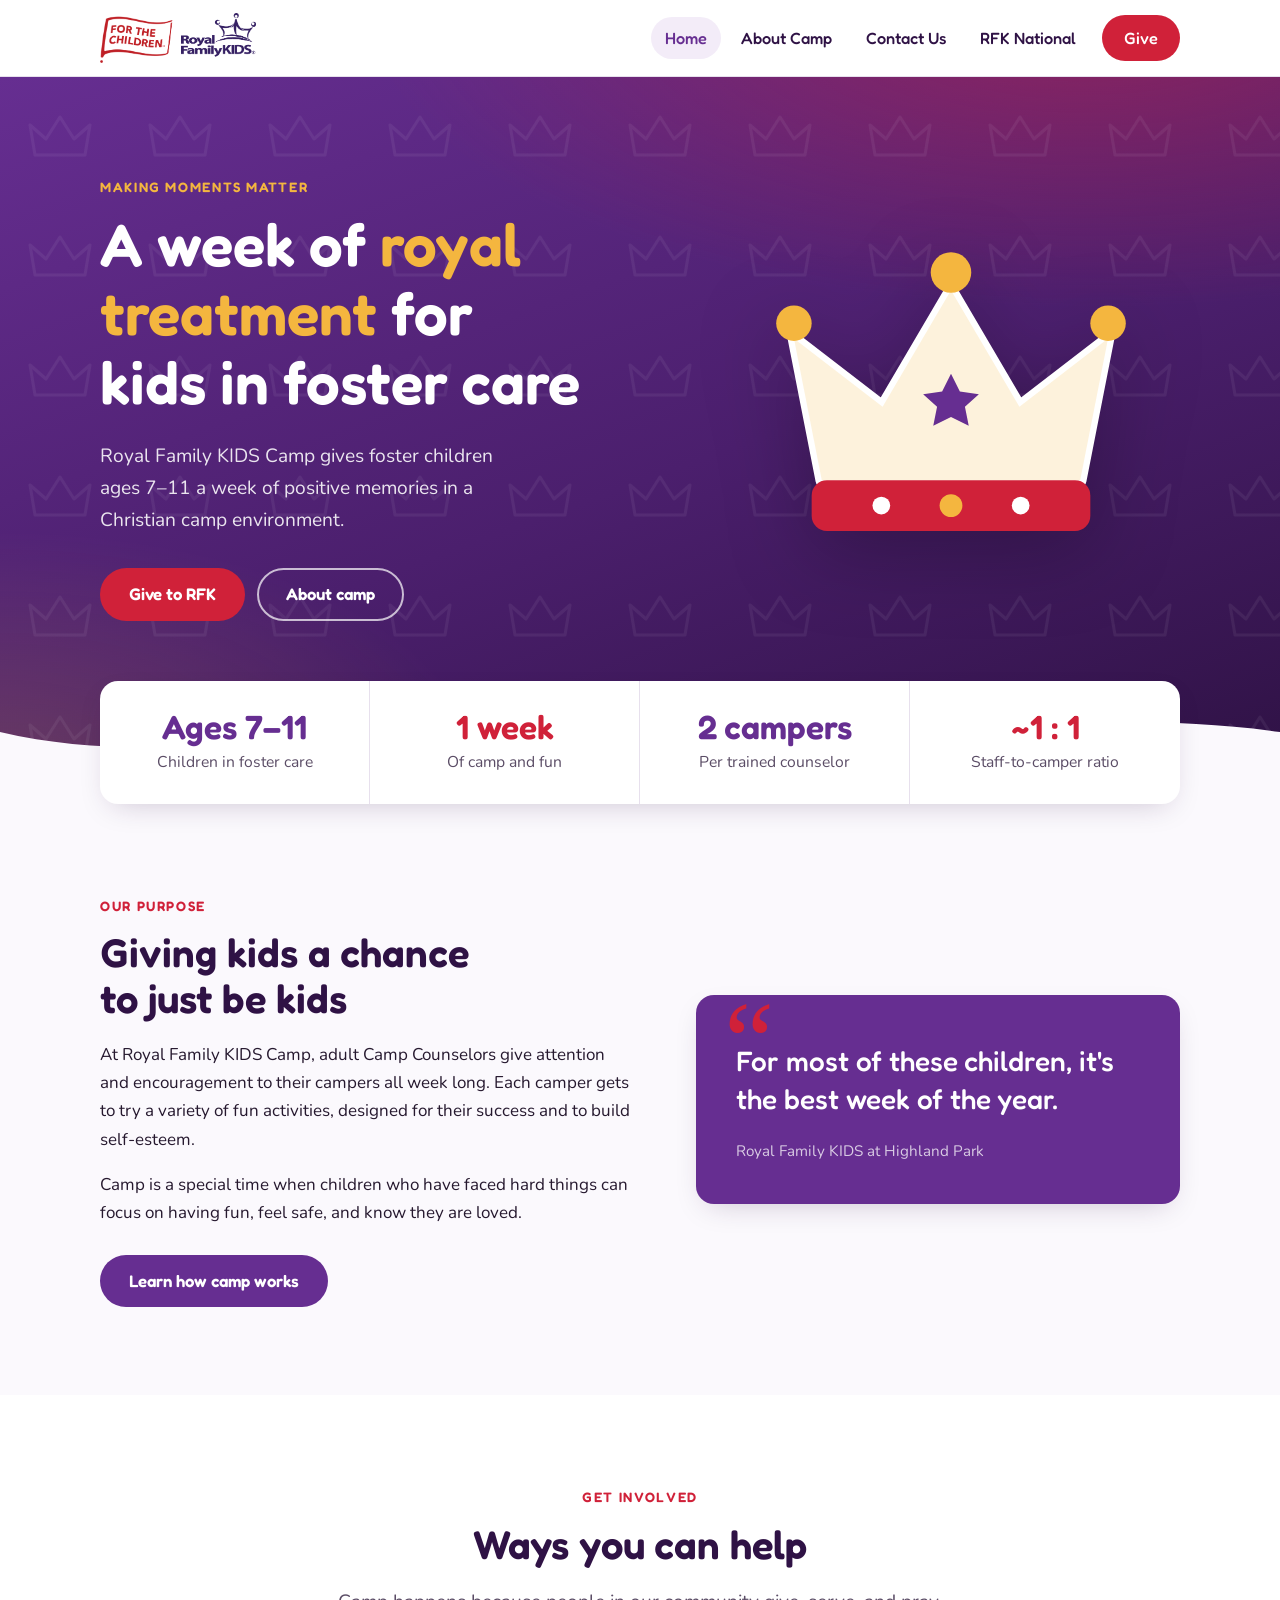
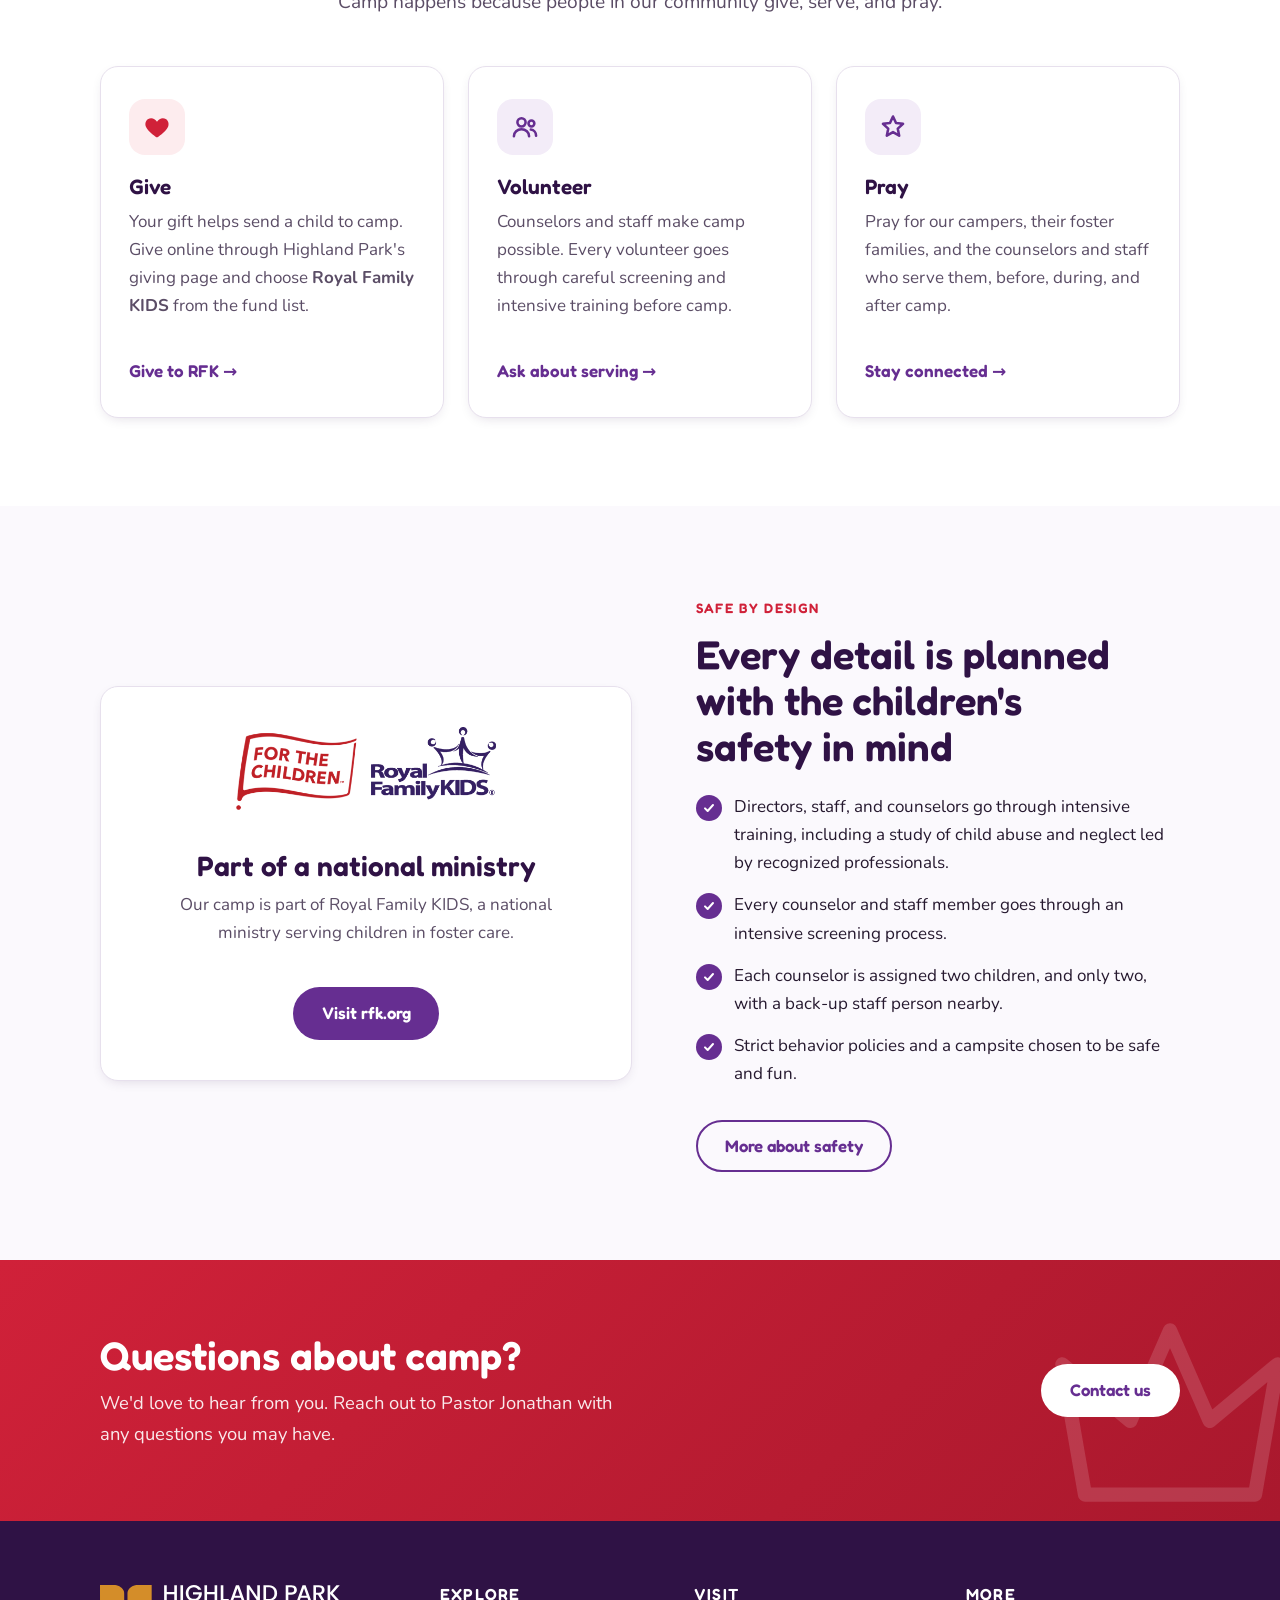
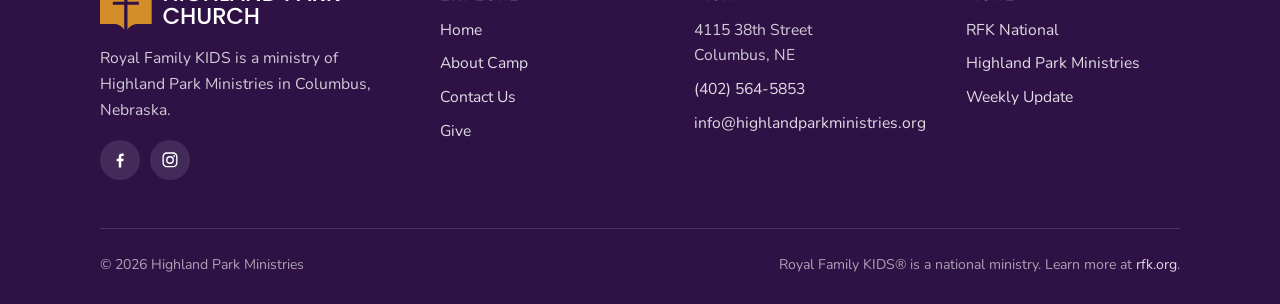
<file: index.html>
<!--
⠀⠀⠀⠀⠀⠀⠀⠀⠀⠀⠀⠀⠀⠀⠀⠀⠀⠀⠀⠀⣤⠀⠀⠀⠀⠀⠀⠀⠀⠀⠀⠀⠀⠀⠀⣤⠀⠀⠀⠀⠀⠀⠀⠀⠀⠀⠀⠀⠀⠀⠀⠀⠀⠀⠀⠀
⠀⠀⠀⠀⠀⠀⠀⠀⠀⠀⠀⠀⠀⠀⠀⠀⠀⠀⣿⠛⠛⠛⣤⠀⠀⠀⠀⠀⠀⠀⠀⠀⠀⣤⣿⠛⠛⣿⠀⠀⠀⠀⠀⠀⠀⠀⠀⠀⠀⠀⠀⠀⠀⠀⠀⠀
⠀⠀⣤⣿⣿⣤⠀⠀⠀⠀⠀⠀⠀⠀⠀⠀⠀⠀⣿⣤⠀⣤⣿⠀⠀⠀⠀⠀⠀⠀⠀⠀⠀⣿⣤⠀⠀⣿⣿⠀⠀⠀⠀⠀⠀⠀⠀⠀⠀⠀⣤⣿⣿⣿⣤⠀
⠀⣿⠀⠀⠀⣿⠀⠀⠀⠀⠀⠀⠀⠀⠀⠀⠀⠀⠀⠛⣿⣿⠀⠀⠀⠀⠀⠀⠀⠀⠀⠀⠀⠀⣿⣿⠛⠀⠀⠀⠀⠀⠀⠀⠀⠀⠀⠀⠀⠀⣿⠀⠀⠀⣿⠀
⠀⠛⣿⣤⣿⣿⣤⠀⠀⠀⠀⠀⠀⠀⠀⠀⠀⠀⠀⣤⣿⠛⣿⠀⠀⠀⠀⠀⠀⠀⠀⠀⠀⣿⠛⠛⣤⠀⠀⠀⠀⠀⠀⠀⠀⠀⠀⠀⠀⠀⣿⣿⣤⣿⠛⠀
⠀⠀⠀⠀⠀⣿⠛⠛⣤⠀⠀⠀⠀⠀⠀⠀⠀⠀⠀⣿⠀⠀⠀⣿⣤⠀⠀⠀⠀⠀⠀⣤⣿⠀⠀⠀⣿⠀⠀⠀⠀⠀⠀⠀⠀⠀⠀⣤⣿⠛⣿⠀⠀⠀⠀⠀
⠀⠀⠀⠀⠀⣿⣤⠀⠀⠛⣿⣤⠀⠀⠀⠀⠀⠀⣿⠛⠀⠀⠀⠀⠛⣿⠀⠀⠀⠀⣤⠛⠀⠀⠀⠀⠛⣿⠀⠀⠀⠀⠀⠀⣤⣿⠛⠀⠀⠀⣿⠀⠀⠀⠀⠀
⠀⠀⠀⠀⠀⠀⣿⠀⠀⠀⠀⠛⠛⣤⣤⣤⣤⣤⠛⠀⠀⠀⠀⠀⠀⠀⠛⣤⣤⠛⠛⠀⠀⠀⠀⠀⠀⠛⣤⣤⣤⣤⣤⠛⠛⠀⠀⠀⠀⣿⠀⠀⠀⠀⠀⠀
⠀⠀⠀⠀⠀⠀⣿⣤⠀⠀⠀⠀⠀⠀⠀⠀⠀⠀⠀⠀⠀⠀⠀⠀⠀⠀⠀⠀⠀⠀⠀⠀⠀⠀⠀⠀⠀⠀⠀⠀⠀⠀⠀⠀   ⠀⠀⠀⠀⠀⣿⠀⠀⠀⠀⠀⠀
⠀⠀⠀⠀⠀⠀⠛⣿⠀⠀⠀⠀⠀⠀⠀⠀⠀⠀⠀⠀⠀⠀⠀⠀⠀⠀⠀⠀⠀⠀⠀⠀⠀⠀⠀⠀  ⠀⠀⠀⠀⠀⠀⠀⠀⠀⠀⠀⠀⣿⠛⠀⠀⠀⠀⠀⠀
⠀⠀⠀⠀⠀⠀⠀⣿⠀⠀⠀⠀⠀⠀⠀⠀⠀⠀⠀⠀⠀⠀⠀⠀⠀⠀⠀⠀⠀⠀⠀⠀⠀⠀⠀⠀⠀⠀⠀⠀⠀ ⠀⠀⠀⠀ ⠀⠀⠀⣿⠀⠀⠀⠀⠀⠀⠀
⠀⠀⠀⠀⠀⠀⠀⠀⣿⣤⠀⠀⠀⠀⠀⠀⠀⠀⠀⠀⠀⠀⠀⠀⠀⠀⠀⠀⠀⠀⠀⠀⠀⠀⠀⠀⠀⠀ ⠀⠀⠀⠀⠀⠀⠀⠀⣤⣿⠛⠀⠀⠀⠀⠀⠀⠀
⠀⠀⠀⠀⠀⠀⠀⠀⣤⣤⠛⠛⠛⠛⣿⣤⣤⣤⣤⣤⣤⣤⣤⣤⣤⣤⠀⠀⠀⠀⠀⣤⣤⣤⣤⣤⣤⣤⣤⣤⣤⣤⣿⠛⠛⣿⣿⣿⠛⠀⠀⠀⠀⠀⠀⠀
⠀⠀⠀⠀⠀⠀⠀⠀⣿⠛⠛⠛⠛⣿⣤⣤⣤⣤⣤⣤⣤⣤⣿⣿⣿⣿⣿⣿⣿⣿⣿⣿⣿⣿⣤⣤⣤⣤⣤⣤⣤⣤⣿⠛⠛⠛⠛⣿⣿⠀⠀⠀⠀⠀⠀⠀
⠀⠀⠀⠀⠀⠀⠀⠀⣿⣤⠛⣿⣤⠀⠀⣤⣤⠀⠀⠀⠀⠀⠀⠀⠀⠀⠀⣿⣤⠀⠀⠀⠀⠀⠀⠀⠀⠀⣤⣤⠀⠀    ⠀⣿⠛⣿⣿⣿⠀⠀⠀⠀⠀⠀⠀
⠀⠀⠀⠀⠀⠀⠀⠀⣿⠛⣤⣿⠛⠀⣿⠀⠀⣿⠀⣤⠛⠛⣿⠀⠀⣤⠛⠀⠀⠛⣤⠀⠀⣿⠛⠛⣿⠀⣿⣤⠀⣿⠀⠀⣿⣤⠛⣿⣿⠀⠀⠀⠀⠀⠀⠀
⠀⠀⠀⠀⠀⠀⠀⠀⣿⣤⣤⠀⠀⠀⠛⠛⠛⠀⠀⠛⣿⣤⠛⠀⠀⠛⣤⣤⣤⣤⠛⠀⠀⠛⣿⣿⠛⠀⠀⠛⠛⠛⠀⠀⠀⣤⣤⣿⠛⠀⠀⠀⠀⠀⠀⠀
⠀⠀⠀⠀⠀⠀⠀⠀⣿⣤⣤⠛⠛⠛⠛⠛⣿⣿⣤⣤⣤⣤⣤⣤⣤⣤⣤⣿⣿⣤⣤⣤⣤⣤⣤⣤⣤⣤⣤⣿⠛⠛⠛⠛⠛⣤⣤⣿⠀⠀⠀⠀⠀⠀⠀⠀
⠀⠀⠀⠀⠀⠀⠀⠀⠀⠀⠛⠛⠛⠛⠛⠛⣿⣤⣤⣤⣤⣤⣤⣤⣤⣤⣤⣤⣤⣤⣤⣤⣤⣤⣤⣤⣤⣤⣤⣤⠛⠛⠛⠛⠛⠛⠀⠀⠀⠀⠀⠀⠀⠀⠀⠀

       Royal Family KIDS
-->
<!DOCTYPE html>
<html lang="en">
<head>
  <meta charset="UTF-8">
  <meta name="viewport" content="width=device-width, initial-scale=1.0">
  <title>Royal Family KIDS | Highland Park Ministries</title>
  <meta name="description" content="Royal Family KIDS Camp at Highland Park Ministries in Columbus, Nebraska gives foster children ages 7–11 a week of positive memories and royal treatment in a Christian camp environment.">
  <meta name="theme-color" content="#662e91">
  <link rel="icon" href="images/favicon.svg" type="image/svg+xml">
  <link rel="preconnect" href="https://fonts.googleapis.com">
  <link rel="preconnect" href="https://fonts.gstatic.com" crossorigin>
  <link href="https://fonts.googleapis.com/css2?family=Fredoka:wght@500;600&family=Nunito:wght@400;700&display=swap" rel="stylesheet">
  <link rel="stylesheet" href="style.css">
</head>
<body>
  <a class="skip-link" href="#main">Skip to content</a>

  <header class="site-header">
    <div class="container header-inner">
      <a class="brand" href="index.html" aria-label="Royal Family KIDS home">
        <img src="images/rfk-logo.png" alt="For the Children — Royal Family KIDS" width="495" height="159">
      </a>
      <button class="nav-toggle" type="button" aria-expanded="false" aria-controls="site-nav" aria-label="Menu">
        <svg viewBox="0 0 24 24" fill="none" stroke="currentColor" stroke-width="2.5" stroke-linecap="round"><path d="M4 7h16M4 12h16M4 17h16"/></svg>
      </button>
      <nav class="site-nav" id="site-nav" aria-label="Main">
        <ul>
          <li><a href="index.html" aria-current="page">Home</a></li>
          <li><a href="about.html">About Camp</a></li>
          <li><a href="contact.html">Contact Us</a></li>
          <li><a href="https://rfk.org/">RFK National</a></li>
          <li class="nav-give"><a href="give.html">Give</a></li>
        </ul>
      </nav>
    </div>
  </header>

  <main id="main">
    <!-- Hero -->
    <section class="hero">
      <div class="container hero-inner">
        <div>
          <span class="eyebrow">Making moments matter</span>
          <h1>A week of <span class="accent">royal treatment</span> for kids in foster care</h1>
          <p class="lead">Royal Family KIDS Camp gives foster children ages 7–11 a week of positive memories in a Christian camp environment.</p>
          <div class="btn-row">
            <a class="btn btn-red" href="give.html">Give to RFK</a>
            <a class="btn btn-outline-white" href="about.html">About camp</a>
          </div>
        </div>
        <div class="hero-art" aria-hidden="true">
          <svg viewBox="0 0 300 260" fill="none">
            <path d="M48 196 L26 84 L96 138 L150 46 L204 138 L274 84 L252 196 Z" fill="#ffffff" stroke="#ffffff" stroke-width="10" stroke-linejoin="round"/>
            <path d="M48 196 L26 84 L96 138 L150 46 L204 138 L274 84 L252 196 Z" fill="#f4b63f" opacity="0.18"/>
            <circle cx="26" cy="72" r="14" fill="#f4b63f"/>
            <circle cx="150" cy="32" r="16" fill="#f4b63f"/>
            <circle cx="274" cy="72" r="14" fill="#f4b63f"/>
            <rect x="40" y="196" width="220" height="40" rx="12" fill="#d02139"/>
            <circle cx="95" cy="216" r="7" fill="#ffffff"/>
            <circle cx="150" cy="216" r="9" fill="#f4b63f"/>
            <circle cx="205" cy="216" r="7" fill="#ffffff"/>
            <path d="M150 112 l7 14 15 2 -11 10 3 15 -14 -7 -14 7 3 -15 -11 -10 15 -2z" fill="#662e91"/>
          </svg>
        </div>
      </div>
      <div class="wave" aria-hidden="true">
        <svg viewBox="0 0 1440 80" preserveAspectRatio="none"><path d="M0 40 C 240 90 480 0 720 30 C 960 60 1200 10 1440 40 L1440 80 L0 80 Z" fill="#fbf9fd"/></svg>
      </div>
    </section>

    <!-- Quick facts -->
    <section class="facts" aria-label="Camp at a glance">
      <div class="container">
        <div class="facts-grid">
          <div class="fact"><strong>Ages 7–11</strong><span>Children in foster care</span></div>
          <div class="fact"><strong>1 week</strong><span>Of camp and fun</span></div>
          <div class="fact"><strong>2 campers</strong><span>Per trained counselor</span></div>
          <div class="fact"><strong>~1 : 1</strong><span>Staff-to-camper ratio</span></div>
        </div>
      </div>
    </section>

    <!-- Intro -->
    <section class="section">
      <div class="container split">
        <div>
          <span class="eyebrow">Our purpose</span>
          <h2>Giving kids a chance to just be kids</h2>
          <p>At Royal Family KIDS Camp, adult Camp Counselors give attention and encouragement to their campers all week long. Each camper gets to try a variety of fun activities, designed for their success and to build self-esteem.</p>
          <p>Camp is a special time when children who have faced hard things can focus on having fun, feel safe, and know they are loved.</p>
          <div class="btn-row spaced">
            <a class="btn btn-purple" href="about.html">Learn how camp works</a>
          </div>
        </div>
        <figure class="quote-card">
          <blockquote>For most of these children, it's the best week of the year.</blockquote>
          <cite>Royal Family KIDS at Highland Park</cite>
        </figure>
      </div>
    </section>

    <!-- Ways to help -->
    <section class="section section-white">
      <div class="container">
        <div class="section-head center">
          <span class="eyebrow">Get involved</span>
          <h2>Ways you can help</h2>
          <p class="lead">Camp happens because people in our community give, serve, and pray.</p>
        </div>
        <div class="card-grid">
          <article class="card">
            <div class="icon-badge red" aria-hidden="true">
              <svg viewBox="0 0 24 24" fill="currentColor"><path d="M12 21s-7.5-4.6-9.5-9.3C1.1 8.3 3.2 4.5 7 4.5c2.1 0 3.6 1.2 5 3 1.4-1.8 2.9-3 5-3 3.8 0 5.9 3.8 4.5 7.2C19.5 16.4 12 21 12 21z"/></svg>
            </div>
            <h3>Give</h3>
            <p>Your gift helps send a child to camp. Give online through Highland Park's giving page and choose <strong>Royal Family KIDS</strong> from the fund list.</p>
            <a class="card-link" href="give.html">Give to RFK &rarr;</a>
          </article>
          <article class="card">
            <div class="icon-badge" aria-hidden="true">
              <svg viewBox="0 0 24 24" fill="none" stroke="currentColor" stroke-width="2.2" stroke-linecap="round" stroke-linejoin="round"><circle cx="9" cy="8" r="3.5"/><path d="M2.5 20c0-3.6 2.9-6 6.5-6s6.5 2.4 6.5 6"/><circle cx="17.5" cy="9" r="2.5"/><path d="M17 14.2c2.6.3 4.5 2.4 4.5 5.3"/></svg>
            </div>
            <h3>Volunteer</h3>
            <p>Counselors and staff make camp possible. Every volunteer goes through careful screening and intensive training before camp.</p>
            <a class="card-link" href="contact.html">Ask about serving &rarr;</a>
          </article>
          <article class="card">
            <div class="icon-badge" aria-hidden="true">
              <svg viewBox="0 0 24 24" fill="none" stroke="currentColor" stroke-width="2.2" stroke-linecap="round" stroke-linejoin="round"><path d="M12 3l2.6 5.6 6 .7-4.5 4.1 1.2 6L12 16.4 6.7 19.4l1.2-6L3.4 9.3l6-.7z"/></svg>
            </div>
            <h3>Pray</h3>
            <p>Pray for our campers, their foster families, and the counselors and staff who serve them, before, during, and after camp.</p>
            <a class="card-link" href="contact.html">Stay connected &rarr;</a>
          </article>
        </div>
      </div>
    </section>

    <!-- Safety teaser -->
    <section class="section">
      <div class="container split reverse">
        <div>
          <span class="eyebrow">Safe by design</span>
          <h2>Every detail is planned with the children's safety in mind</h2>
          <ul class="checklist">
            <li>Directors, staff, and counselors go through intensive training, including a study of child abuse and neglect led by recognized professionals.</li>
            <li>Every counselor and staff member goes through an intensive screening process.</li>
            <li>Each counselor is assigned two children, and only two, with a back-up staff person nearby.</li>
            <li>Strict behavior policies and a campsite chosen to be safe and fun.</li>
          </ul>
          <a class="btn btn-outline" href="about.html#safety">More about safety</a>
        </div>
        <div class="feature-band stacked">
          <img src="images/rfk-logo.png" alt="" width="495" height="159">
          <div>
            <h2>Part of a national ministry</h2>
            <p>Our camp is part of Royal Family KIDS, a national ministry serving children in foster care.</p>
          </div>
          <a class="btn btn-purple" href="https://rfk.org/">Visit rfk.org</a>
        </div>
      </div>
    </section>

    <!-- CTA -->
    <section class="cta-band">
      <div class="container cta-inner">
        <div>
          <h2>Questions about camp?</h2>
          <p>We'd love to hear from you. Reach out to Pastor Jonathan with any questions you may have.</p>
        </div>
        <a class="btn btn-white" href="contact.html">Contact us</a>
      </div>
    </section>
  </main>

  <footer class="site-footer">
    <div class="container">
      <div class="footer-grid">
        <div class="footer-brand">
          <img src="images/hpc-logo-white.svg" alt="Highland Park Ministries" width="240" height="45">
          <p>Royal Family KIDS is a ministry of Highland Park Ministries in Columbus, Nebraska.</p>
          <div class="socials">
            <a href="https://www.facebook.com/hpchurchne" aria-label="Highland Park on Facebook">
              <svg viewBox="0 0 24 24"><path d="M13.5 21v-7.5h2.5l.4-3h-2.9V8.6c0-.9.3-1.5 1.5-1.5h1.5V4.4c-.3 0-1.2-.1-2.2-.1-2.2 0-3.8 1.4-3.8 3.9v2.3H8v3h2.5V21h3z"/></svg>
            </a>
            <a href="https://www.instagram.com/hpchurchne/" aria-label="Highland Park on Instagram">
              <svg viewBox="0 0 24 24"><path d="M12 7.3a4.7 4.7 0 1 0 0 9.4 4.7 4.7 0 0 0 0-9.4zm0 7.7a3 3 0 1 1 0-6 3 3 0 0 1 0 6zm6-7.9a1.1 1.1 0 1 1-2.2 0 1.1 1.1 0 0 1 2.2 0zM21 8.1c-.1-1.5-.4-2.8-1.5-3.9S17.1 2.8 15.6 2.7C14.1 2.6 9.9 2.6 8.4 2.7 6.9 2.8 5.6 3.1 4.5 4.2S3.1 6.6 3 8.1c-.1 1.5-.1 5.7 0 7.2.1 1.5.4 2.8 1.5 3.9s2.4 1.4 3.9 1.5c1.5.1 5.7.1 7.2 0 1.5-.1 2.8-.4 3.9-1.5s1.4-2.4 1.5-3.9c.1-1.5.1-5.7 0-7.2zm-2 9.1c-.3.8-.9 1.4-1.7 1.7-1.2.5-4 .4-5.3.4s-4.1.1-5.3-.4c-.8-.3-1.4-.9-1.7-1.7-.5-1.2-.4-4-.4-5.3s-.1-4.1.4-5.3c.3-.8.9-1.4 1.7-1.7 1.2-.5 4-.4 5.3-.4s4.1-.1 5.3.4c.8.3 1.4.9 1.7 1.7.5 1.2.4 4 .4 5.3s.1 4.1-.4 5.3z"/></svg>
            </a>
          </div>
        </div>
        <div>
          <h4>Explore</h4>
          <ul>
            <li><a href="index.html">Home</a></li>
            <li><a href="about.html">About Camp</a></li>
            <li><a href="contact.html">Contact Us</a></li>
            <li><a href="give.html">Give</a></li>
          </ul>
        </div>
        <div>
          <h4>Visit</h4>
          <ul>
            <li>4115 38th Street<br>Columbus, NE</li>
            <li><a href="tel:+14025645853">(402) 564-5853</a></li>
            <li><a href="mailto:info@highlandparkministries.org">info@highlandparkministries.org</a></li>
          </ul>
        </div>
        <div>
          <h4>More</h4>
          <ul>
            <li><a href="https://rfk.org/">RFK National</a></li>
            <li><a href="https://highlandparkministries.org/">Highland Park Ministries</a></li>
            <li><a href="https://hpchurchne.churchcenter.com/pages/weekly-update">Weekly Update</a></li>
          </ul>
        </div>
      </div>
      <div class="footer-bottom">
        <span>&copy; <span id="year">2026</span> Highland Park Ministries</span>
        <span>Royal Family KIDS&reg; is a national ministry. Learn more at <a href="https://rfk.org/">rfk.org</a>.</span>
      </div>
    </div>
  </footer>

  <script src="script.js"></script>
</body>
</html>
</file>
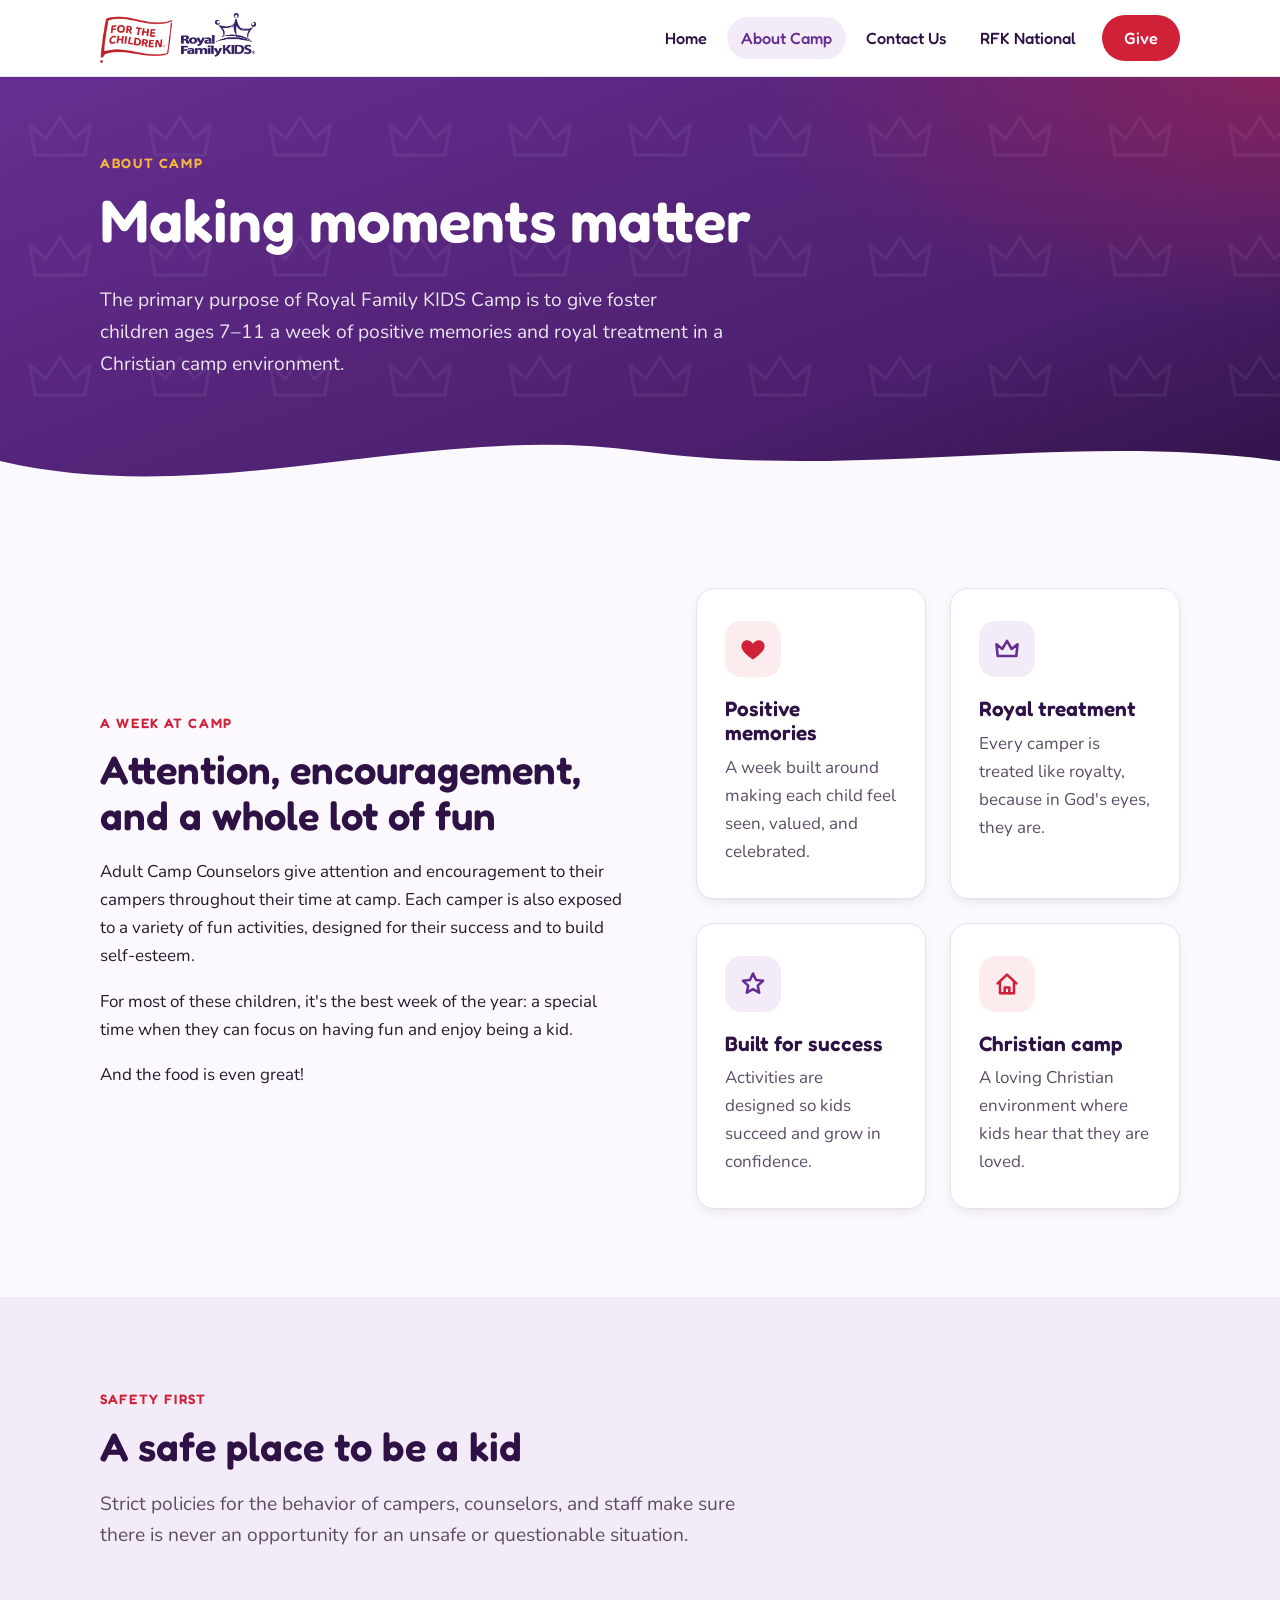
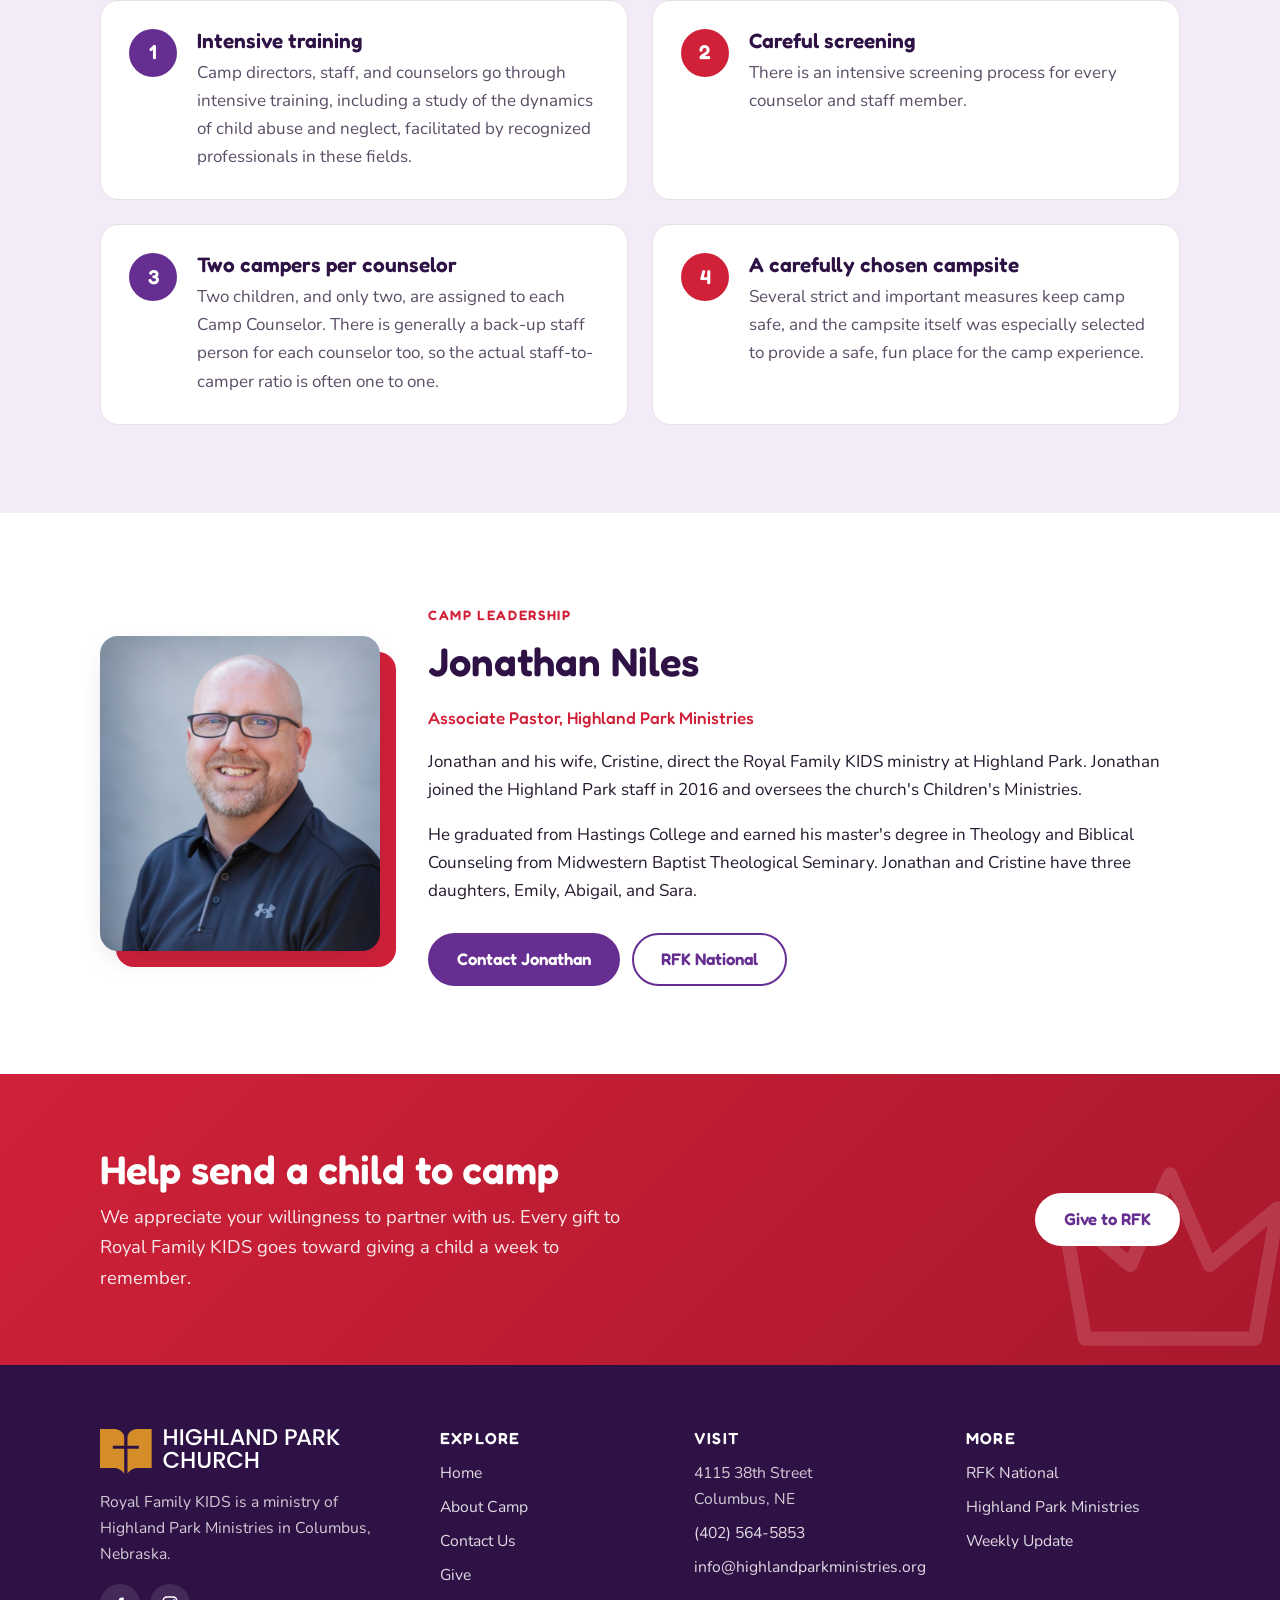
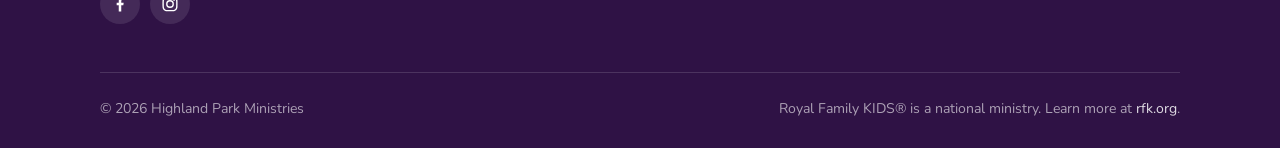
<file: about.html>
<!--
⠀⠀⠀⠀⠀⠀⠀⠀⠀⠀⠀⠀⠀⠀⠀⠀⠀⠀⠀⠀⣤⠀⠀⠀⠀⠀⠀⠀⠀⠀⠀⠀⠀⠀⠀⣤⠀⠀⠀⠀⠀⠀⠀⠀⠀⠀⠀⠀⠀⠀⠀⠀⠀⠀⠀⠀
⠀⠀⠀⠀⠀⠀⠀⠀⠀⠀⠀⠀⠀⠀⠀⠀⠀⠀⣿⠛⠛⠛⣤⠀⠀⠀⠀⠀⠀⠀⠀⠀⠀⣤⣿⠛⠛⣿⠀⠀⠀⠀⠀⠀⠀⠀⠀⠀⠀⠀⠀⠀⠀⠀⠀⠀
⠀⠀⣤⣿⣿⣤⠀⠀⠀⠀⠀⠀⠀⠀⠀⠀⠀⠀⣿⣤⠀⣤⣿⠀⠀⠀⠀⠀⠀⠀⠀⠀⠀⣿⣤⠀⠀⣿⣿⠀⠀⠀⠀⠀⠀⠀⠀⠀⠀⠀⣤⣿⣿⣿⣤⠀
⠀⣿⠀⠀⠀⣿⠀⠀⠀⠀⠀⠀⠀⠀⠀⠀⠀⠀⠀⠛⣿⣿⠀⠀⠀⠀⠀⠀⠀⠀⠀⠀⠀⠀⣿⣿⠛⠀⠀⠀⠀⠀⠀⠀⠀⠀⠀⠀⠀⠀⣿⠀⠀⠀⣿⠀
⠀⠛⣿⣤⣿⣿⣤⠀⠀⠀⠀⠀⠀⠀⠀⠀⠀⠀⠀⣤⣿⠛⣿⠀⠀⠀⠀⠀⠀⠀⠀⠀⠀⣿⠛⠛⣤⠀⠀⠀⠀⠀⠀⠀⠀⠀⠀⠀⠀⠀⣿⣿⣤⣿⠛⠀
⠀⠀⠀⠀⠀⣿⠛⠛⣤⠀⠀⠀⠀⠀⠀⠀⠀⠀⠀⣿⠀⠀⠀⣿⣤⠀⠀⠀⠀⠀⠀⣤⣿⠀⠀⠀⣿⠀⠀⠀⠀⠀⠀⠀⠀⠀⠀⣤⣿⠛⣿⠀⠀⠀⠀⠀
⠀⠀⠀⠀⠀⣿⣤⠀⠀⠛⣿⣤⠀⠀⠀⠀⠀⠀⣿⠛⠀⠀⠀⠀⠛⣿⠀⠀⠀⠀⣤⠛⠀⠀⠀⠀⠛⣿⠀⠀⠀⠀⠀⠀⣤⣿⠛⠀⠀⠀⣿⠀⠀⠀⠀⠀
⠀⠀⠀⠀⠀⠀⣿⠀⠀⠀⠀⠛⠛⣤⣤⣤⣤⣤⠛⠀⠀⠀⠀⠀⠀⠀⠛⣤⣤⠛⠛⠀⠀⠀⠀⠀⠀⠛⣤⣤⣤⣤⣤⠛⠛⠀⠀⠀⠀⣿⠀⠀⠀⠀⠀⠀
⠀⠀⠀⠀⠀⠀⣿⣤⠀⠀⠀⠀⠀⠀⠀⠀⠀⠀⠀⠀⠀⠀⠀⠀⠀⠀⠀⠀⠀⠀⠀⠀⠀⠀⠀⠀⠀⠀⠀⠀⠀⠀⠀⠀   ⠀⠀⠀⠀⠀⣿⠀⠀⠀⠀⠀⠀
⠀⠀⠀⠀⠀⠀⠛⣿⠀⠀⠀⠀⠀⠀⠀⠀⠀⠀⠀⠀⠀⠀⠀⠀⠀⠀⠀⠀⠀⠀⠀⠀⠀⠀⠀⠀  ⠀⠀⠀⠀⠀⠀⠀⠀⠀⠀⠀⠀⣿⠛⠀⠀⠀⠀⠀⠀
⠀⠀⠀⠀⠀⠀⠀⣿⠀⠀⠀⠀⠀⠀⠀⠀⠀⠀⠀⠀⠀⠀⠀⠀⠀⠀⠀⠀⠀⠀⠀⠀⠀⠀⠀⠀⠀⠀⠀⠀⠀ ⠀⠀⠀⠀ ⠀⠀⠀⣿⠀⠀⠀⠀⠀⠀⠀
⠀⠀⠀⠀⠀⠀⠀⠀⣿⣤⠀⠀⠀⠀⠀⠀⠀⠀⠀⠀⠀⠀⠀⠀⠀⠀⠀⠀⠀⠀⠀⠀⠀⠀⠀⠀⠀⠀ ⠀⠀⠀⠀⠀⠀⠀⠀⣤⣿⠛⠀⠀⠀⠀⠀⠀⠀
⠀⠀⠀⠀⠀⠀⠀⠀⣤⣤⠛⠛⠛⠛⣿⣤⣤⣤⣤⣤⣤⣤⣤⣤⣤⣤⠀⠀⠀⠀⠀⣤⣤⣤⣤⣤⣤⣤⣤⣤⣤⣤⣿⠛⠛⣿⣿⣿⠛⠀⠀⠀⠀⠀⠀⠀
⠀⠀⠀⠀⠀⠀⠀⠀⣿⠛⠛⠛⠛⣿⣤⣤⣤⣤⣤⣤⣤⣤⣿⣿⣿⣿⣿⣿⣿⣿⣿⣿⣿⣿⣤⣤⣤⣤⣤⣤⣤⣤⣿⠛⠛⠛⠛⣿⣿⠀⠀⠀⠀⠀⠀⠀
⠀⠀⠀⠀⠀⠀⠀⠀⣿⣤⠛⣿⣤⠀⠀⣤⣤⠀⠀⠀⠀⠀⠀⠀⠀⠀⠀⣿⣤⠀⠀⠀⠀⠀⠀⠀⠀⠀⣤⣤⠀⠀    ⠀⣿⠛⣿⣿⣿⠀⠀⠀⠀⠀⠀⠀
⠀⠀⠀⠀⠀⠀⠀⠀⣿⠛⣤⣿⠛⠀⣿⠀⠀⣿⠀⣤⠛⠛⣿⠀⠀⣤⠛⠀⠀⠛⣤⠀⠀⣿⠛⠛⣿⠀⣿⣤⠀⣿⠀⠀⣿⣤⠛⣿⣿⠀⠀⠀⠀⠀⠀⠀
⠀⠀⠀⠀⠀⠀⠀⠀⣿⣤⣤⠀⠀⠀⠛⠛⠛⠀⠀⠛⣿⣤⠛⠀⠀⠛⣤⣤⣤⣤⠛⠀⠀⠛⣿⣿⠛⠀⠀⠛⠛⠛⠀⠀⠀⣤⣤⣿⠛⠀⠀⠀⠀⠀⠀⠀
⠀⠀⠀⠀⠀⠀⠀⠀⣿⣤⣤⠛⠛⠛⠛⠛⣿⣿⣤⣤⣤⣤⣤⣤⣤⣤⣤⣿⣿⣤⣤⣤⣤⣤⣤⣤⣤⣤⣤⣿⠛⠛⠛⠛⠛⣤⣤⣿⠀⠀⠀⠀⠀⠀⠀⠀
⠀⠀⠀⠀⠀⠀⠀⠀⠀⠀⠛⠛⠛⠛⠛⠛⣿⣤⣤⣤⣤⣤⣤⣤⣤⣤⣤⣤⣤⣤⣤⣤⣤⣤⣤⣤⣤⣤⣤⣤⠛⠛⠛⠛⠛⠛⠀⠀⠀⠀⠀⠀⠀⠀⠀⠀

       Royal Family KIDS
-->
<!DOCTYPE html>
<html lang="en">
<head>
  <meta charset="UTF-8">
  <meta name="viewport" content="width=device-width, initial-scale=1.0">
  <title>About Camp | Royal Family KIDS</title>
  <meta name="description" content="How Royal Family KIDS Camp at Highland Park Ministries gives foster children ages 7–11 a safe, joyful week of camp, plus our training, screening, and safety practices.">
  <meta name="theme-color" content="#662e91">
  <link rel="icon" href="images/favicon.svg" type="image/svg+xml">
  <link rel="preconnect" href="https://fonts.googleapis.com">
  <link rel="preconnect" href="https://fonts.gstatic.com" crossorigin>
  <link href="https://fonts.googleapis.com/css2?family=Fredoka:wght@500;600&family=Nunito:wght@400;700&display=swap" rel="stylesheet">
  <link rel="stylesheet" href="style.css">
</head>
<body>
  <a class="skip-link" href="#main">Skip to content</a>

  <header class="site-header">
    <div class="container header-inner">
      <a class="brand" href="index.html" aria-label="Royal Family KIDS home">
        <img src="images/rfk-logo.png" alt="For the Children — Royal Family KIDS" width="495" height="159">
      </a>
      <button class="nav-toggle" type="button" aria-expanded="false" aria-controls="site-nav" aria-label="Menu">
        <svg viewBox="0 0 24 24" fill="none" stroke="currentColor" stroke-width="2.5" stroke-linecap="round"><path d="M4 7h16M4 12h16M4 17h16"/></svg>
      </button>
      <nav class="site-nav" id="site-nav" aria-label="Main">
        <ul>
          <li><a href="index.html">Home</a></li>
          <li><a href="about.html" aria-current="page">About Camp</a></li>
          <li><a href="contact.html">Contact Us</a></li>
          <li><a href="https://rfk.org/">RFK National</a></li>
          <li class="nav-give"><a href="give.html">Give</a></li>
        </ul>
      </nav>
    </div>
  </header>

    <main id="main">
    <section class="page-hero">
      <div class="container">
        <span class="eyebrow">About camp</span>
        <h1>Making moments matter</h1>
        <p class="lead">The primary purpose of Royal Family KIDS Camp is to give foster children ages 7–11 a week of positive memories and royal treatment in a Christian camp environment.</p>
      </div>
      <div class="wave" aria-hidden="true">
        <svg viewBox="0 0 1440 80" preserveAspectRatio="none"><path d="M0 40 C 240 90 480 0 720 30 C 960 60 1200 10 1440 40 L1440 80 L0 80 Z" fill="#fbf9fd"/></svg>
      </div>
    </section>

    <!-- A week at camp -->
    <section class="section">
      <div class="container split">
        <div>
          <span class="eyebrow">A week at camp</span>
          <h2>Attention, encouragement, and a whole lot of fun</h2>
          <p>Adult Camp Counselors give attention and encouragement to their campers throughout their time at camp. Each camper is also exposed to a variety of fun activities, designed for their success and to build self-esteem.</p>
          <p>For most of these children, it's the best week of the year: a special time when they can focus on having fun and enjoy being a kid.</p>
          <p>And the food is even great!</p>
        </div>
        <div class="card-grid two">
          <div class="card">
            <div class="icon-badge red" aria-hidden="true">
              <svg viewBox="0 0 24 24" fill="currentColor"><path d="M12 21s-7.5-4.6-9.5-9.3C1.1 8.3 3.2 4.5 7 4.5c2.1 0 3.6 1.2 5 3 1.4-1.8 2.9-3 5-3 3.8 0 5.9 3.8 4.5 7.2C19.5 16.4 12 21 12 21z"/></svg>
            </div>
            <h3>Positive memories</h3>
            <p>A week built around making each child feel seen, valued, and celebrated.</p>
          </div>
          <div class="card">
            <div class="icon-badge" aria-hidden="true">
              <svg viewBox="0 0 24 24" fill="none" stroke="currentColor" stroke-width="2.2" stroke-linecap="round" stroke-linejoin="round"><path d="M4 18 L3 8 L8 12 L12 5 L16 12 L21 8 L20 18 Z"/></svg>
            </div>
            <h3>Royal treatment</h3>
            <p>Every camper is treated like royalty, because in God's eyes, they are.</p>
          </div>
          <div class="card">
            <div class="icon-badge" aria-hidden="true">
              <svg viewBox="0 0 24 24" fill="none" stroke="currentColor" stroke-width="2.2" stroke-linecap="round" stroke-linejoin="round"><path d="M12 3l2.6 5.6 6 .7-4.5 4.1 1.2 6L12 16.4 6.7 19.4l1.2-6L3.4 9.3l6-.7z"/></svg>
            </div>
            <h3>Built for success</h3>
            <p>Activities are designed so kids succeed and grow in confidence.</p>
          </div>
          <div class="card">
            <div class="icon-badge red" aria-hidden="true">
              <svg viewBox="0 0 24 24" fill="none" stroke="currentColor" stroke-width="2.2" stroke-linecap="round" stroke-linejoin="round"><path d="M4 11.5 12 4l8 7.5"/><path d="M6 10v10h12V10"/><path d="M10 20v-5h4v5"/></svg>
            </div>
            <h3>Christian camp</h3>
            <p>A loving Christian environment where kids hear that they are loved.</p>
          </div>
        </div>
      </div>
    </section>

    <!-- Safety -->
    <section class="section section-tint" id="safety">
      <div class="container">
        <div class="section-head">
          <span class="eyebrow">Safety first</span>
          <h2>A safe place to be a kid</h2>
          <p class="lead">Strict policies for the behavior of campers, counselors, and staff make sure there is never an opportunity for an unsafe or questionable situation.</p>
        </div>
        <div class="safety-grid">
          <div class="safety-item">
            <span class="num" aria-hidden="true">1</span>
            <div>
              <h3>Intensive training</h3>
              <p>Camp directors, staff, and counselors go through intensive training, including a study of the dynamics of child abuse and neglect, facilitated by recognized professionals in these fields.</p>
            </div>
          </div>
          <div class="safety-item">
            <span class="num" aria-hidden="true">2</span>
            <div>
              <h3>Careful screening</h3>
              <p>There is an intensive screening process for every counselor and staff member.</p>
            </div>
          </div>
          <div class="safety-item">
            <span class="num" aria-hidden="true">3</span>
            <div>
              <h3>Two campers per counselor</h3>
              <p>Two children, and only two, are assigned to each Camp Counselor. There is generally a back-up staff person for each counselor too, so the actual staff-to-camper ratio is often one to one.</p>
            </div>
          </div>
          <div class="safety-item">
            <span class="num" aria-hidden="true">4</span>
            <div>
              <h3>A carefully chosen campsite</h3>
              <p>Several strict and important measures keep camp safe, and the campsite itself was especially selected to provide a safe, fun place for the camp experience.</p>
            </div>
          </div>
        </div>
      </div>
    </section>

    <!-- Leadership -->
    <section class="section section-white">
      <div class="container person">
        <div class="person-photo">
          <img src="images/jonathan-niles.png" alt="Pastor Jonathan Niles" width="396" height="446">
        </div>
        <div>
          <span class="eyebrow">Camp leadership</span>
          <h2>Jonathan Niles</h2>
          <p class="role">Associate Pastor, Highland Park Ministries</p>
          <p>Jonathan and his wife, Cristine, direct the Royal Family KIDS ministry at Highland Park. Jonathan joined the Highland Park staff in 2016 and oversees the church's Children's Ministries.</p>
          <p>He graduated from Hastings College and earned his master's degree in Theology and Biblical Counseling from Midwestern Baptist Theological Seminary. Jonathan and Cristine have three daughters, Emily, Abigail, and Sara.</p>
          <div class="btn-row spaced">
            <a class="btn btn-purple" href="contact.html">Contact Jonathan</a>
            <a class="btn btn-outline" href="https://rfk.org/">RFK National</a>
          </div>
        </div>
      </div>
    </section>

    <!-- CTA -->
    <section class="cta-band">
      <div class="container cta-inner">
        <div>
          <h2>Help send a child to camp</h2>
          <p>We appreciate your willingness to partner with us. Every gift to Royal Family KIDS goes toward giving a child a week to remember.</p>
        </div>
        <a class="btn btn-white" href="give.html">Give to RFK</a>
      </div>
    </section>
  </main>


  <footer class="site-footer">
    <div class="container">
      <div class="footer-grid">
        <div class="footer-brand">
          <img src="images/hpc-logo-white.svg" alt="Highland Park Ministries" width="240" height="45">
          <p>Royal Family KIDS is a ministry of Highland Park Ministries in Columbus, Nebraska.</p>
          <div class="socials">
            <a href="https://www.facebook.com/hpchurchne" aria-label="Highland Park on Facebook">
              <svg viewBox="0 0 24 24"><path d="M13.5 21v-7.5h2.5l.4-3h-2.9V8.6c0-.9.3-1.5 1.5-1.5h1.5V4.4c-.3 0-1.2-.1-2.2-.1-2.2 0-3.8 1.4-3.8 3.9v2.3H8v3h2.5V21h3z"/></svg>
            </a>
            <a href="https://www.instagram.com/hpchurchne/" aria-label="Highland Park on Instagram">
              <svg viewBox="0 0 24 24"><path d="M12 7.3a4.7 4.7 0 1 0 0 9.4 4.7 4.7 0 0 0 0-9.4zm0 7.7a3 3 0 1 1 0-6 3 3 0 0 1 0 6zm6-7.9a1.1 1.1 0 1 1-2.2 0 1.1 1.1 0 0 1 2.2 0zM21 8.1c-.1-1.5-.4-2.8-1.5-3.9S17.1 2.8 15.6 2.7C14.1 2.6 9.9 2.6 8.4 2.7 6.9 2.8 5.6 3.1 4.5 4.2S3.1 6.6 3 8.1c-.1 1.5-.1 5.7 0 7.2.1 1.5.4 2.8 1.5 3.9s2.4 1.4 3.9 1.5c1.5.1 5.7.1 7.2 0 1.5-.1 2.8-.4 3.9-1.5s1.4-2.4 1.5-3.9c.1-1.5.1-5.7 0-7.2zm-2 9.1c-.3.8-.9 1.4-1.7 1.7-1.2.5-4 .4-5.3.4s-4.1.1-5.3-.4c-.8-.3-1.4-.9-1.7-1.7-.5-1.2-.4-4-.4-5.3s-.1-4.1.4-5.3c.3-.8.9-1.4 1.7-1.7 1.2-.5 4-.4 5.3-.4s4.1-.1 5.3.4c.8.3 1.4.9 1.7 1.7.5 1.2.4 4 .4 5.3s.1 4.1-.4 5.3z"/></svg>
            </a>
          </div>
        </div>
        <div>
          <h4>Explore</h4>
          <ul>
            <li><a href="index.html">Home</a></li>
            <li><a href="about.html">About Camp</a></li>
            <li><a href="contact.html">Contact Us</a></li>
            <li><a href="give.html">Give</a></li>
          </ul>
        </div>
        <div>
          <h4>Visit</h4>
          <ul>
            <li>4115 38th Street<br>Columbus, NE</li>
            <li><a href="tel:+14025645853">(402) 564-5853</a></li>
            <li><a href="mailto:info@highlandparkministries.org">info@highlandparkministries.org</a></li>
          </ul>
        </div>
        <div>
          <h4>More</h4>
          <ul>
            <li><a href="https://rfk.org/">RFK National</a></li>
            <li><a href="https://highlandparkministries.org/">Highland Park Ministries</a></li>
            <li><a href="https://hpchurchne.churchcenter.com/pages/weekly-update">Weekly Update</a></li>
          </ul>
        </div>
      </div>
      <div class="footer-bottom">
        <span>&copy; <span id="year">2026</span> Highland Park Ministries</span>
        <span>Royal Family KIDS&reg; is a national ministry. Learn more at <a href="https://rfk.org/">rfk.org</a>.</span>
      </div>
    </div>
  </footer>

  <script src="script.js"></script>
</body>
</html>
</file>
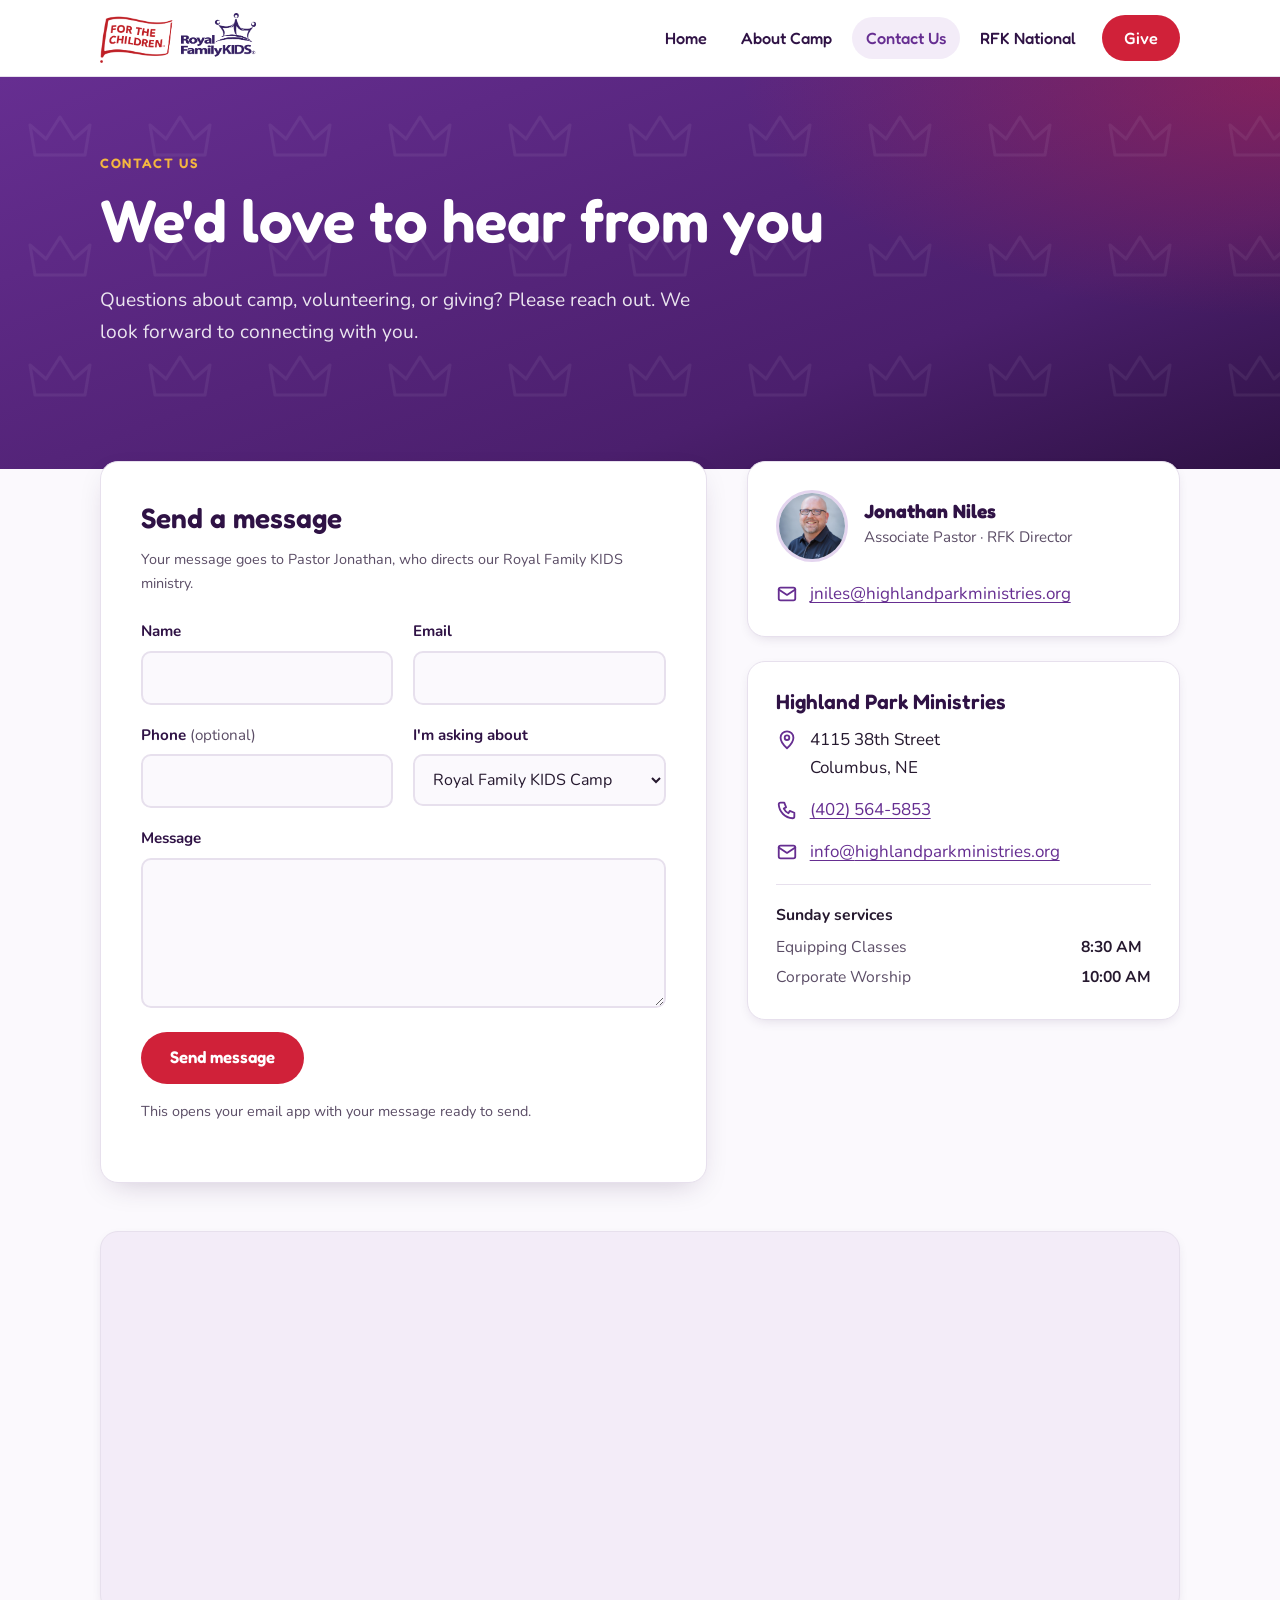
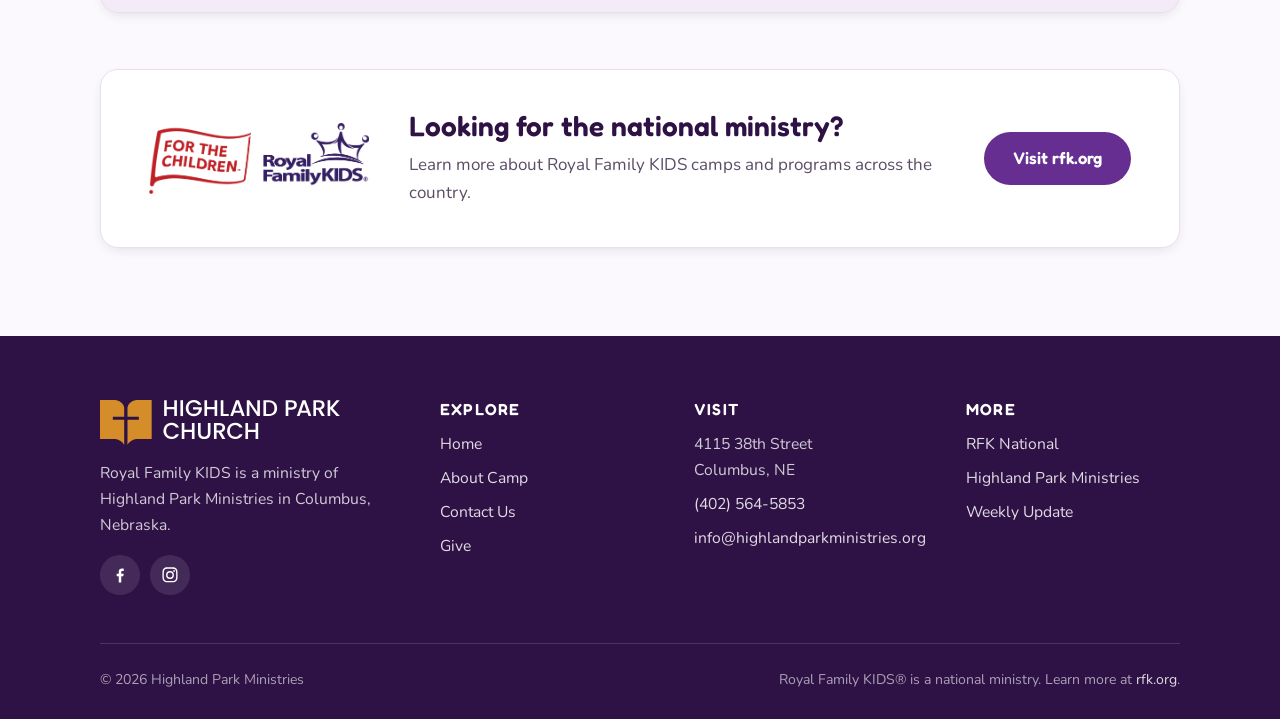
<file: contact.html>
<!--
⠀⠀⠀⠀⠀⠀⠀⠀⠀⠀⠀⠀⠀⠀⠀⠀⠀⠀⠀⠀⣤⠀⠀⠀⠀⠀⠀⠀⠀⠀⠀⠀⠀⠀⠀⣤⠀⠀⠀⠀⠀⠀⠀⠀⠀⠀⠀⠀⠀⠀⠀⠀⠀⠀⠀⠀
⠀⠀⠀⠀⠀⠀⠀⠀⠀⠀⠀⠀⠀⠀⠀⠀⠀⠀⣿⠛⠛⠛⣤⠀⠀⠀⠀⠀⠀⠀⠀⠀⠀⣤⣿⠛⠛⣿⠀⠀⠀⠀⠀⠀⠀⠀⠀⠀⠀⠀⠀⠀⠀⠀⠀⠀
⠀⠀⣤⣿⣿⣤⠀⠀⠀⠀⠀⠀⠀⠀⠀⠀⠀⠀⣿⣤⠀⣤⣿⠀⠀⠀⠀⠀⠀⠀⠀⠀⠀⣿⣤⠀⠀⣿⣿⠀⠀⠀⠀⠀⠀⠀⠀⠀⠀⠀⣤⣿⣿⣿⣤⠀
⠀⣿⠀⠀⠀⣿⠀⠀⠀⠀⠀⠀⠀⠀⠀⠀⠀⠀⠀⠛⣿⣿⠀⠀⠀⠀⠀⠀⠀⠀⠀⠀⠀⠀⣿⣿⠛⠀⠀⠀⠀⠀⠀⠀⠀⠀⠀⠀⠀⠀⣿⠀⠀⠀⣿⠀
⠀⠛⣿⣤⣿⣿⣤⠀⠀⠀⠀⠀⠀⠀⠀⠀⠀⠀⠀⣤⣿⠛⣿⠀⠀⠀⠀⠀⠀⠀⠀⠀⠀⣿⠛⠛⣤⠀⠀⠀⠀⠀⠀⠀⠀⠀⠀⠀⠀⠀⣿⣿⣤⣿⠛⠀
⠀⠀⠀⠀⠀⣿⠛⠛⣤⠀⠀⠀⠀⠀⠀⠀⠀⠀⠀⣿⠀⠀⠀⣿⣤⠀⠀⠀⠀⠀⠀⣤⣿⠀⠀⠀⣿⠀⠀⠀⠀⠀⠀⠀⠀⠀⠀⣤⣿⠛⣿⠀⠀⠀⠀⠀
⠀⠀⠀⠀⠀⣿⣤⠀⠀⠛⣿⣤⠀⠀⠀⠀⠀⠀⣿⠛⠀⠀⠀⠀⠛⣿⠀⠀⠀⠀⣤⠛⠀⠀⠀⠀⠛⣿⠀⠀⠀⠀⠀⠀⣤⣿⠛⠀⠀⠀⣿⠀⠀⠀⠀⠀
⠀⠀⠀⠀⠀⠀⣿⠀⠀⠀⠀⠛⠛⣤⣤⣤⣤⣤⠛⠀⠀⠀⠀⠀⠀⠀⠛⣤⣤⠛⠛⠀⠀⠀⠀⠀⠀⠛⣤⣤⣤⣤⣤⠛⠛⠀⠀⠀⠀⣿⠀⠀⠀⠀⠀⠀
⠀⠀⠀⠀⠀⠀⣿⣤⠀⠀⠀⠀⠀⠀⠀⠀⠀⠀⠀⠀⠀⠀⠀⠀⠀⠀⠀⠀⠀⠀⠀⠀⠀⠀⠀⠀⠀⠀⠀⠀⠀⠀⠀⠀   ⠀⠀⠀⠀⠀⣿⠀⠀⠀⠀⠀⠀
⠀⠀⠀⠀⠀⠀⠛⣿⠀⠀⠀⠀⠀⠀⠀⠀⠀⠀⠀⠀⠀⠀⠀⠀⠀⠀⠀⠀⠀⠀⠀⠀⠀⠀⠀⠀  ⠀⠀⠀⠀⠀⠀⠀⠀⠀⠀⠀⠀⣿⠛⠀⠀⠀⠀⠀⠀
⠀⠀⠀⠀⠀⠀⠀⣿⠀⠀⠀⠀⠀⠀⠀⠀⠀⠀⠀⠀⠀⠀⠀⠀⠀⠀⠀⠀⠀⠀⠀⠀⠀⠀⠀⠀⠀⠀⠀⠀⠀ ⠀⠀⠀⠀ ⠀⠀⠀⣿⠀⠀⠀⠀⠀⠀⠀
⠀⠀⠀⠀⠀⠀⠀⠀⣿⣤⠀⠀⠀⠀⠀⠀⠀⠀⠀⠀⠀⠀⠀⠀⠀⠀⠀⠀⠀⠀⠀⠀⠀⠀⠀⠀⠀⠀ ⠀⠀⠀⠀⠀⠀⠀⠀⣤⣿⠛⠀⠀⠀⠀⠀⠀⠀
⠀⠀⠀⠀⠀⠀⠀⠀⣤⣤⠛⠛⠛⠛⣿⣤⣤⣤⣤⣤⣤⣤⣤⣤⣤⣤⠀⠀⠀⠀⠀⣤⣤⣤⣤⣤⣤⣤⣤⣤⣤⣤⣿⠛⠛⣿⣿⣿⠛⠀⠀⠀⠀⠀⠀⠀
⠀⠀⠀⠀⠀⠀⠀⠀⣿⠛⠛⠛⠛⣿⣤⣤⣤⣤⣤⣤⣤⣤⣿⣿⣿⣿⣿⣿⣿⣿⣿⣿⣿⣿⣤⣤⣤⣤⣤⣤⣤⣤⣿⠛⠛⠛⠛⣿⣿⠀⠀⠀⠀⠀⠀⠀
⠀⠀⠀⠀⠀⠀⠀⠀⣿⣤⠛⣿⣤⠀⠀⣤⣤⠀⠀⠀⠀⠀⠀⠀⠀⠀⠀⣿⣤⠀⠀⠀⠀⠀⠀⠀⠀⠀⣤⣤⠀⠀    ⠀⣿⠛⣿⣿⣿⠀⠀⠀⠀⠀⠀⠀
⠀⠀⠀⠀⠀⠀⠀⠀⣿⠛⣤⣿⠛⠀⣿⠀⠀⣿⠀⣤⠛⠛⣿⠀⠀⣤⠛⠀⠀⠛⣤⠀⠀⣿⠛⠛⣿⠀⣿⣤⠀⣿⠀⠀⣿⣤⠛⣿⣿⠀⠀⠀⠀⠀⠀⠀
⠀⠀⠀⠀⠀⠀⠀⠀⣿⣤⣤⠀⠀⠀⠛⠛⠛⠀⠀⠛⣿⣤⠛⠀⠀⠛⣤⣤⣤⣤⠛⠀⠀⠛⣿⣿⠛⠀⠀⠛⠛⠛⠀⠀⠀⣤⣤⣿⠛⠀⠀⠀⠀⠀⠀⠀
⠀⠀⠀⠀⠀⠀⠀⠀⣿⣤⣤⠛⠛⠛⠛⠛⣿⣿⣤⣤⣤⣤⣤⣤⣤⣤⣤⣿⣿⣤⣤⣤⣤⣤⣤⣤⣤⣤⣤⣿⠛⠛⠛⠛⠛⣤⣤⣿⠀⠀⠀⠀⠀⠀⠀⠀
⠀⠀⠀⠀⠀⠀⠀⠀⠀⠀⠛⠛⠛⠛⠛⠛⣿⣤⣤⣤⣤⣤⣤⣤⣤⣤⣤⣤⣤⣤⣤⣤⣤⣤⣤⣤⣤⣤⣤⣤⠛⠛⠛⠛⠛⠛⠀⠀⠀⠀⠀⠀⠀⠀⠀⠀

       Royal Family KIDS
-->
<!DOCTYPE html>
<html lang="en">
<head>
  <meta charset="UTF-8">
  <meta name="viewport" content="width=device-width, initial-scale=1.0">
  <title>Contact Us | Royal Family KIDS</title>
  <meta name="description" content="Contact Pastor Jonathan Niles with questions about Royal Family KIDS Camp, volunteering, or giving at Highland Park Ministries in Columbus, NE.">
  <meta name="theme-color" content="#662e91">
  <link rel="icon" href="images/favicon.svg" type="image/svg+xml">
  <link rel="preconnect" href="https://fonts.googleapis.com">
  <link rel="preconnect" href="https://fonts.gstatic.com" crossorigin>
  <link href="https://fonts.googleapis.com/css2?family=Fredoka:wght@500;600&family=Nunito:wght@400;700&display=swap" rel="stylesheet">
  <link rel="stylesheet" href="style.css">
</head>
<body>
  <a class="skip-link" href="#main">Skip to content</a>

  <header class="site-header">
    <div class="container header-inner">
      <a class="brand" href="index.html" aria-label="Royal Family KIDS home">
        <img src="images/rfk-logo.png" alt="For the Children — Royal Family KIDS" width="495" height="159">
      </a>
      <button class="nav-toggle" type="button" aria-expanded="false" aria-controls="site-nav" aria-label="Menu">
        <svg viewBox="0 0 24 24" fill="none" stroke="currentColor" stroke-width="2.5" stroke-linecap="round"><path d="M4 7h16M4 12h16M4 17h16"/></svg>
      </button>
      <nav class="site-nav" id="site-nav" aria-label="Main">
        <ul>
          <li><a href="index.html">Home</a></li>
          <li><a href="about.html">About Camp</a></li>
          <li><a href="contact.html" aria-current="page">Contact Us</a></li>
          <li><a href="https://rfk.org/">RFK National</a></li>
          <li class="nav-give"><a href="give.html">Give</a></li>
        </ul>
      </nav>
    </div>
  </header>

    <main id="main">
    <section class="page-hero">
      <div class="container">
        <span class="eyebrow">Contact us</span>
        <h1>We'd love to hear from you</h1>
        <p class="lead">Questions about camp, volunteering, or giving? Please reach out. We look forward to connecting with you.</p>
      </div>
    </section>

    <section class="section-tight">
      <div class="container">
        <div class="contact-layout">
          <!-- Form -->
          <div class="panel">
            <h2>Send a message</h2>
            <p class="form-note">Your message goes to Pastor Jonathan, who directs our Royal Family KIDS ministry.</p>

            <form id="contact-form" class="form-grid" data-to="jniles@highlandparkministries.org" novalidate>
              <div class="field">
                <label for="name">Name</label>
                <input id="name" name="name" type="text" autocomplete="name" required>
              </div>
              <div class="field">
                <label for="email">Email</label>
                <input id="email" name="email" type="email" autocomplete="email" required>
              </div>
              <div class="field">
                <label for="phone">Phone <span class="opt">(optional)</span></label>
                <input id="phone" name="phone" type="tel" autocomplete="tel">
              </div>
              <div class="field">
                <label for="topic">I'm asking about</label>
                <select id="topic" name="topic">
                  <option>Royal Family KIDS Camp</option>
                  <option>Volunteering</option>
                  <option>Giving</option>
                  <option>Something else</option>
                </select>
              </div>
              <div class="field full">
                <label for="message">Message</label>
                <textarea id="message" name="message" required></textarea>
              </div>
              <div class="form-actions">
                <button class="btn btn-red" type="submit">Send message</button>
                <p class="form-note">This opens your email app with your message ready to send.</p>
              </div>
              <p id="form-status" class="form-note field full" role="status" aria-live="polite"></p>
            </form>
          </div>

          <!-- Sidebar -->
          <aside class="contact-side">
            <div class="panel">
              <div class="mini-person">
                <img src="images/jonathan-niles.png" alt="" width="72" height="72">
                <div>
                  <strong>Jonathan Niles</strong>
                  <span>Associate Pastor &middot; RFK Director</span>
                </div>
              </div>
              <ul class="info-list">
                <li>
                  <svg viewBox="0 0 24 24" fill="none" stroke="currentColor" stroke-width="2" stroke-linecap="round" stroke-linejoin="round" aria-hidden="true"><rect x="3" y="5" width="18" height="14" rx="2"/><path d="M3 7l9 6 9-6"/></svg>
                  <a href="mailto:jniles@highlandparkministries.org?subject=Royal%20Family%20KIDS%20Camp">jniles@<wbr>highlandparkministries.org</a>
                </li>
              </ul>
            </div>

            <div class="panel">
              <h3>Highland Park Ministries</h3>
              <ul class="info-list">
                <li>
                  <svg viewBox="0 0 24 24" fill="none" stroke="currentColor" stroke-width="2" stroke-linecap="round" stroke-linejoin="round" aria-hidden="true"><path d="M12 21s-7-6.2-7-11.5A7 7 0 0 1 19 9.5C19 14.8 12 21 12 21z"/><circle cx="12" cy="9.5" r="2.5"/></svg>
                  <span>4115 38th Street<br>Columbus, NE</span>
                </li>
                <li>
                  <svg viewBox="0 0 24 24" fill="none" stroke="currentColor" stroke-width="2" stroke-linecap="round" stroke-linejoin="round" aria-hidden="true"><path d="M5 4h4l2 5-2.5 1.5a11 11 0 0 0 5 5L15 13l5 2v4a2 2 0 0 1-2 2A16 16 0 0 1 3 6a2 2 0 0 1 2-2"/></svg>
                  <a href="tel:+14025645853">(402) 564-5853</a>
                </li>
                <li>
                  <svg viewBox="0 0 24 24" fill="none" stroke="currentColor" stroke-width="2" stroke-linecap="round" stroke-linejoin="round" aria-hidden="true"><rect x="3" y="5" width="18" height="14" rx="2"/><path d="M3 7l9 6 9-6"/></svg>
                  <a href="mailto:info@highlandparkministries.org">info@<wbr>highlandparkministries.org</a>
                </li>
              </ul>
              <div class="service-times">
                <strong>Sunday services</strong>
                <dl>
                  <dt>Equipping Classes</dt><dd>8:30 AM</dd>
                  <dt>Corporate Worship</dt><dd>10:00 AM</dd>
                </dl>
              </div>
            </div>
          </aside>
        </div>

        <div class="map-wrap">
          <iframe title="Map to Highland Park Ministries, 4115 38th Street, Columbus, NE" src="https://www.google.com/maps?q=4115+38th+Street,+Columbus,+NE&amp;output=embed" loading="lazy" referrerpolicy="no-referrer-when-downgrade"></iframe>
        </div>
      </div>
    </section>

    <section class="section section-after-map">
      <div class="container">
        <div class="feature-band">
          <img src="images/rfk-logo.png" alt="" width="495" height="159">
          <div>
            <h2>Looking for the national ministry?</h2>
            <p>Learn more about Royal Family KIDS camps and programs across the country.</p>
          </div>
          <a class="btn btn-purple" href="https://rfk.org/">Visit rfk.org</a>
        </div>
      </div>
    </section>
  </main>


  <footer class="site-footer">
    <div class="container">
      <div class="footer-grid">
        <div class="footer-brand">
          <img src="images/hpc-logo-white.svg" alt="Highland Park Ministries" width="240" height="45">
          <p>Royal Family KIDS is a ministry of Highland Park Ministries in Columbus, Nebraska.</p>
          <div class="socials">
            <a href="https://www.facebook.com/hpchurchne" aria-label="Highland Park on Facebook">
              <svg viewBox="0 0 24 24"><path d="M13.5 21v-7.5h2.5l.4-3h-2.9V8.6c0-.9.3-1.5 1.5-1.5h1.5V4.4c-.3 0-1.2-.1-2.2-.1-2.2 0-3.8 1.4-3.8 3.9v2.3H8v3h2.5V21h3z"/></svg>
            </a>
            <a href="https://www.instagram.com/hpchurchne/" aria-label="Highland Park on Instagram">
              <svg viewBox="0 0 24 24"><path d="M12 7.3a4.7 4.7 0 1 0 0 9.4 4.7 4.7 0 0 0 0-9.4zm0 7.7a3 3 0 1 1 0-6 3 3 0 0 1 0 6zm6-7.9a1.1 1.1 0 1 1-2.2 0 1.1 1.1 0 0 1 2.2 0zM21 8.1c-.1-1.5-.4-2.8-1.5-3.9S17.1 2.8 15.6 2.7C14.1 2.6 9.9 2.6 8.4 2.7 6.9 2.8 5.6 3.1 4.5 4.2S3.1 6.6 3 8.1c-.1 1.5-.1 5.7 0 7.2.1 1.5.4 2.8 1.5 3.9s2.4 1.4 3.9 1.5c1.5.1 5.7.1 7.2 0 1.5-.1 2.8-.4 3.9-1.5s1.4-2.4 1.5-3.9c.1-1.5.1-5.7 0-7.2zm-2 9.1c-.3.8-.9 1.4-1.7 1.7-1.2.5-4 .4-5.3.4s-4.1.1-5.3-.4c-.8-.3-1.4-.9-1.7-1.7-.5-1.2-.4-4-.4-5.3s-.1-4.1.4-5.3c.3-.8.9-1.4 1.7-1.7 1.2-.5 4-.4 5.3-.4s4.1-.1 5.3.4c.8.3 1.4.9 1.7 1.7.5 1.2.4 4 .4 5.3s.1 4.1-.4 5.3z"/></svg>
            </a>
          </div>
        </div>
        <div>
          <h4>Explore</h4>
          <ul>
            <li><a href="index.html">Home</a></li>
            <li><a href="about.html">About Camp</a></li>
            <li><a href="contact.html">Contact Us</a></li>
            <li><a href="give.html">Give</a></li>
          </ul>
        </div>
        <div>
          <h4>Visit</h4>
          <ul>
            <li>4115 38th Street<br>Columbus, NE</li>
            <li><a href="tel:+14025645853">(402) 564-5853</a></li>
            <li><a href="mailto:info@highlandparkministries.org">info@highlandparkministries.org</a></li>
          </ul>
        </div>
        <div>
          <h4>More</h4>
          <ul>
            <li><a href="https://rfk.org/">RFK National</a></li>
            <li><a href="https://highlandparkministries.org/">Highland Park Ministries</a></li>
            <li><a href="https://hpchurchne.churchcenter.com/pages/weekly-update">Weekly Update</a></li>
          </ul>
        </div>
      </div>
      <div class="footer-bottom">
        <span>&copy; <span id="year">2026</span> Highland Park Ministries</span>
        <span>Royal Family KIDS&reg; is a national ministry. Learn more at <a href="https://rfk.org/">rfk.org</a>.</span>
      </div>
    </div>
  </footer>

  <script src="script.js"></script>
</body>
</html>
</file>
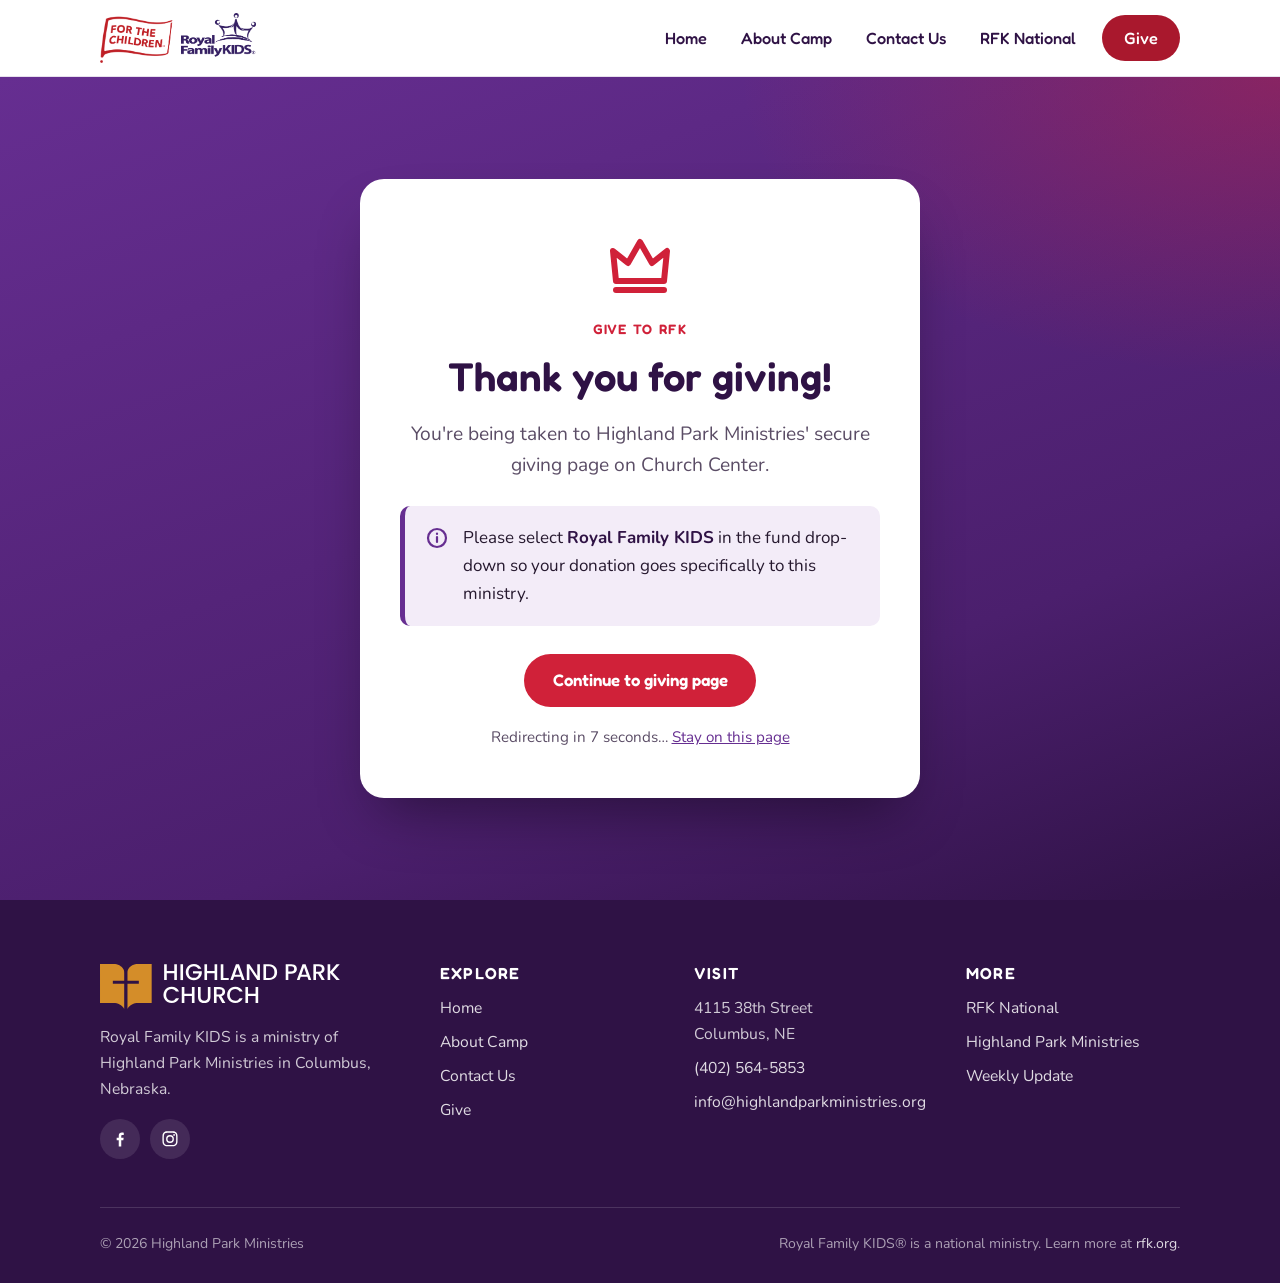
<file: give.html>
<!--
⠀⠀⠀⠀⠀⠀⠀⠀⠀⠀⠀⠀⠀⠀⠀⠀⠀⠀⠀⠀⣤⠀⠀⠀⠀⠀⠀⠀⠀⠀⠀⠀⠀⠀⠀⣤⠀⠀⠀⠀⠀⠀⠀⠀⠀⠀⠀⠀⠀⠀⠀⠀⠀⠀⠀⠀
⠀⠀⠀⠀⠀⠀⠀⠀⠀⠀⠀⠀⠀⠀⠀⠀⠀⠀⣿⠛⠛⠛⣤⠀⠀⠀⠀⠀⠀⠀⠀⠀⠀⣤⣿⠛⠛⣿⠀⠀⠀⠀⠀⠀⠀⠀⠀⠀⠀⠀⠀⠀⠀⠀⠀⠀
⠀⠀⣤⣿⣿⣤⠀⠀⠀⠀⠀⠀⠀⠀⠀⠀⠀⠀⣿⣤⠀⣤⣿⠀⠀⠀⠀⠀⠀⠀⠀⠀⠀⣿⣤⠀⠀⣿⣿⠀⠀⠀⠀⠀⠀⠀⠀⠀⠀⠀⣤⣿⣿⣿⣤⠀
⠀⣿⠀⠀⠀⣿⠀⠀⠀⠀⠀⠀⠀⠀⠀⠀⠀⠀⠀⠛⣿⣿⠀⠀⠀⠀⠀⠀⠀⠀⠀⠀⠀⠀⣿⣿⠛⠀⠀⠀⠀⠀⠀⠀⠀⠀⠀⠀⠀⠀⣿⠀⠀⠀⣿⠀
⠀⠛⣿⣤⣿⣿⣤⠀⠀⠀⠀⠀⠀⠀⠀⠀⠀⠀⠀⣤⣿⠛⣿⠀⠀⠀⠀⠀⠀⠀⠀⠀⠀⣿⠛⠛⣤⠀⠀⠀⠀⠀⠀⠀⠀⠀⠀⠀⠀⠀⣿⣿⣤⣿⠛⠀
⠀⠀⠀⠀⠀⣿⠛⠛⣤⠀⠀⠀⠀⠀⠀⠀⠀⠀⠀⣿⠀⠀⠀⣿⣤⠀⠀⠀⠀⠀⠀⣤⣿⠀⠀⠀⣿⠀⠀⠀⠀⠀⠀⠀⠀⠀⠀⣤⣿⠛⣿⠀⠀⠀⠀⠀
⠀⠀⠀⠀⠀⣿⣤⠀⠀⠛⣿⣤⠀⠀⠀⠀⠀⠀⣿⠛⠀⠀⠀⠀⠛⣿⠀⠀⠀⠀⣤⠛⠀⠀⠀⠀⠛⣿⠀⠀⠀⠀⠀⠀⣤⣿⠛⠀⠀⠀⣿⠀⠀⠀⠀⠀
⠀⠀⠀⠀⠀⠀⣿⠀⠀⠀⠀⠛⠛⣤⣤⣤⣤⣤⠛⠀⠀⠀⠀⠀⠀⠀⠛⣤⣤⠛⠛⠀⠀⠀⠀⠀⠀⠛⣤⣤⣤⣤⣤⠛⠛⠀⠀⠀⠀⣿⠀⠀⠀⠀⠀⠀
⠀⠀⠀⠀⠀⠀⣿⣤⠀⠀⠀⠀⠀⠀⠀⠀⠀⠀⠀⠀⠀⠀⠀⠀⠀⠀⠀⠀⠀⠀⠀⠀⠀⠀⠀⠀⠀⠀⠀⠀⠀⠀⠀⠀   ⠀⠀⠀⠀⠀⣿⠀⠀⠀⠀⠀⠀
⠀⠀⠀⠀⠀⠀⠛⣿⠀⠀⠀⠀⠀⠀⠀⠀⠀⠀⠀⠀⠀⠀⠀⠀⠀⠀⠀⠀⠀⠀⠀⠀⠀⠀⠀⠀  ⠀⠀⠀⠀⠀⠀⠀⠀⠀⠀⠀⠀⣿⠛⠀⠀⠀⠀⠀⠀
⠀⠀⠀⠀⠀⠀⠀⣿⠀⠀⠀⠀⠀⠀⠀⠀⠀⠀⠀⠀⠀⠀⠀⠀⠀⠀⠀⠀⠀⠀⠀⠀⠀⠀⠀⠀⠀⠀⠀⠀⠀ ⠀⠀⠀⠀ ⠀⠀⠀⣿⠀⠀⠀⠀⠀⠀⠀
⠀⠀⠀⠀⠀⠀⠀⠀⣿⣤⠀⠀⠀⠀⠀⠀⠀⠀⠀⠀⠀⠀⠀⠀⠀⠀⠀⠀⠀⠀⠀⠀⠀⠀⠀⠀⠀⠀ ⠀⠀⠀⠀⠀⠀⠀⠀⣤⣿⠛⠀⠀⠀⠀⠀⠀⠀
⠀⠀⠀⠀⠀⠀⠀⠀⣤⣤⠛⠛⠛⠛⣿⣤⣤⣤⣤⣤⣤⣤⣤⣤⣤⣤⠀⠀⠀⠀⠀⣤⣤⣤⣤⣤⣤⣤⣤⣤⣤⣤⣿⠛⠛⣿⣿⣿⠛⠀⠀⠀⠀⠀⠀⠀
⠀⠀⠀⠀⠀⠀⠀⠀⣿⠛⠛⠛⠛⣿⣤⣤⣤⣤⣤⣤⣤⣤⣿⣿⣿⣿⣿⣿⣿⣿⣿⣿⣿⣿⣤⣤⣤⣤⣤⣤⣤⣤⣿⠛⠛⠛⠛⣿⣿⠀⠀⠀⠀⠀⠀⠀
⠀⠀⠀⠀⠀⠀⠀⠀⣿⣤⠛⣿⣤⠀⠀⣤⣤⠀⠀⠀⠀⠀⠀⠀⠀⠀⠀⣿⣤⠀⠀⠀⠀⠀⠀⠀⠀⠀⣤⣤⠀⠀    ⠀⣿⠛⣿⣿⣿⠀⠀⠀⠀⠀⠀⠀
⠀⠀⠀⠀⠀⠀⠀⠀⣿⠛⣤⣿⠛⠀⣿⠀⠀⣿⠀⣤⠛⠛⣿⠀⠀⣤⠛⠀⠀⠛⣤⠀⠀⣿⠛⠛⣿⠀⣿⣤⠀⣿⠀⠀⣿⣤⠛⣿⣿⠀⠀⠀⠀⠀⠀⠀
⠀⠀⠀⠀⠀⠀⠀⠀⣿⣤⣤⠀⠀⠀⠛⠛⠛⠀⠀⠛⣿⣤⠛⠀⠀⠛⣤⣤⣤⣤⠛⠀⠀⠛⣿⣿⠛⠀⠀⠛⠛⠛⠀⠀⠀⣤⣤⣿⠛⠀⠀⠀⠀⠀⠀⠀
⠀⠀⠀⠀⠀⠀⠀⠀⣿⣤⣤⠛⠛⠛⠛⠛⣿⣿⣤⣤⣤⣤⣤⣤⣤⣤⣤⣿⣿⣤⣤⣤⣤⣤⣤⣤⣤⣤⣤⣿⠛⠛⠛⠛⠛⣤⣤⣿⠀⠀⠀⠀⠀⠀⠀⠀
⠀⠀⠀⠀⠀⠀⠀⠀⠀⠀⠛⠛⠛⠛⠛⠛⣿⣤⣤⣤⣤⣤⣤⣤⣤⣤⣤⣤⣤⣤⣤⣤⣤⣤⣤⣤⣤⣤⣤⣤⠛⠛⠛⠛⠛⠛⠀⠀⠀⠀⠀⠀⠀⠀⠀⠀

       Royal Family KIDS
-->
<!DOCTYPE html>
<html lang="en">
<head>
  <meta charset="UTF-8">
  <meta name="viewport" content="width=device-width, initial-scale=1.0">
  <title>Give | Royal Family KIDS</title>
  <meta name="description" content="Give to Royal Family KIDS through Highland Park Ministries. Select Royal Family KIDS in the fund drop-down.">
  <noscript><meta http-equiv="refresh" content="8;url=https://hpchurchne.churchcenter.com/giving"></noscript>
  <meta name="theme-color" content="#662e91">
  <link rel="icon" href="images/favicon.svg" type="image/svg+xml">
  <link rel="preconnect" href="https://fonts.googleapis.com">
  <link rel="preconnect" href="https://fonts.gstatic.com" crossorigin>
  <link href="https://fonts.googleapis.com/css2?family=Fredoka:wght@500;600&family=Nunito:wght@400;700&display=swap" rel="stylesheet">
  <link rel="stylesheet" href="style.css">
</head>
<body>
  <a class="skip-link" href="#main">Skip to content</a>

  <header class="site-header">
    <div class="container header-inner">
      <a class="brand" href="index.html" aria-label="Royal Family KIDS home">
        <img src="images/rfk-logo.png" alt="For the Children — Royal Family KIDS" width="495" height="159">
      </a>
      <button class="nav-toggle" type="button" aria-expanded="false" aria-controls="site-nav" aria-label="Menu">
        <svg viewBox="0 0 24 24" fill="none" stroke="currentColor" stroke-width="2.5" stroke-linecap="round"><path d="M4 7h16M4 12h16M4 17h16"/></svg>
      </button>
      <nav class="site-nav" id="site-nav" aria-label="Main">
        <ul>
          <li><a href="index.html">Home</a></li>
          <li><a href="about.html">About Camp</a></li>
          <li><a href="contact.html">Contact Us</a></li>
          <li><a href="https://rfk.org/">RFK National</a></li>
          <li class="nav-give"><a href="give.html" aria-current="page">Give</a></li>
        </ul>
      </nav>
    </div>
  </header>

    <main id="main">
    <section class="give-wrap">
      <div class="container">
        <div class="give-card">
          <svg class="crown" viewBox="0 0 24 24" fill="none" stroke="currentColor" stroke-width="2" stroke-linecap="round" stroke-linejoin="round" aria-hidden="true"><path d="M4 18 L3 8 L8 12 L12 5 L16 12 L21 8 L20 18 Z"/><path d="M4 21h16"/></svg>
          <span class="eyebrow">Give to RFK</span>
          <h1>Thank you for giving!</h1>
          <p class="lead">You're being taken to Highland Park Ministries' secure giving page on Church Center.</p>

          <div class="give-tip">
            <svg viewBox="0 0 24 24" fill="none" stroke="currentColor" stroke-width="2.2" stroke-linecap="round" stroke-linejoin="round" aria-hidden="true"><circle cx="12" cy="12" r="9"/><path d="M12 11v5"/><path d="M12 7.5v.5"/></svg>
            <p>Please select <strong>Royal Family KIDS</strong> in the fund drop-down so your donation goes specifically to this ministry.</p>
          </div>

          <a class="btn btn-red" href="https://hpchurchne.churchcenter.com/giving">Continue to giving page</a>

          <p class="countdown" id="countdown" data-url="https://hpchurchne.churchcenter.com/giving" data-seconds="8">
            Redirecting in <span id="seconds">8</span> seconds&hellip;
            <button type="button" id="stop-redirect">Stay on this page</button>
          </p>
        </div>
      </div>
    </section>
  </main>


  <footer class="site-footer">
    <div class="container">
      <div class="footer-grid">
        <div class="footer-brand">
          <img src="images/hpc-logo-white.svg" alt="Highland Park Ministries" width="240" height="45">
          <p>Royal Family KIDS is a ministry of Highland Park Ministries in Columbus, Nebraska.</p>
          <div class="socials">
            <a href="https://www.facebook.com/hpchurchne" aria-label="Highland Park on Facebook">
              <svg viewBox="0 0 24 24"><path d="M13.5 21v-7.5h2.5l.4-3h-2.9V8.6c0-.9.3-1.5 1.5-1.5h1.5V4.4c-.3 0-1.2-.1-2.2-.1-2.2 0-3.8 1.4-3.8 3.9v2.3H8v3h2.5V21h3z"/></svg>
            </a>
            <a href="https://www.instagram.com/hpchurchne/" aria-label="Highland Park on Instagram">
              <svg viewBox="0 0 24 24"><path d="M12 7.3a4.7 4.7 0 1 0 0 9.4 4.7 4.7 0 0 0 0-9.4zm0 7.7a3 3 0 1 1 0-6 3 3 0 0 1 0 6zm6-7.9a1.1 1.1 0 1 1-2.2 0 1.1 1.1 0 0 1 2.2 0zM21 8.1c-.1-1.5-.4-2.8-1.5-3.9S17.1 2.8 15.6 2.7C14.1 2.6 9.9 2.6 8.4 2.7 6.9 2.8 5.6 3.1 4.5 4.2S3.1 6.6 3 8.1c-.1 1.5-.1 5.7 0 7.2.1 1.5.4 2.8 1.5 3.9s2.4 1.4 3.9 1.5c1.5.1 5.7.1 7.2 0 1.5-.1 2.8-.4 3.9-1.5s1.4-2.4 1.5-3.9c.1-1.5.1-5.7 0-7.2zm-2 9.1c-.3.8-.9 1.4-1.7 1.7-1.2.5-4 .4-5.3.4s-4.1.1-5.3-.4c-.8-.3-1.4-.9-1.7-1.7-.5-1.2-.4-4-.4-5.3s-.1-4.1.4-5.3c.3-.8.9-1.4 1.7-1.7 1.2-.5 4-.4 5.3-.4s4.1-.1 5.3.4c.8.3 1.4.9 1.7 1.7.5 1.2.4 4 .4 5.3s.1 4.1-.4 5.3z"/></svg>
            </a>
          </div>
        </div>
        <div>
          <h4>Explore</h4>
          <ul>
            <li><a href="index.html">Home</a></li>
            <li><a href="about.html">About Camp</a></li>
            <li><a href="contact.html">Contact Us</a></li>
            <li><a href="give.html">Give</a></li>
          </ul>
        </div>
        <div>
          <h4>Visit</h4>
          <ul>
            <li>4115 38th Street<br>Columbus, NE</li>
            <li><a href="tel:+14025645853">(402) 564-5853</a></li>
            <li><a href="mailto:info@highlandparkministries.org">info@highlandparkministries.org</a></li>
          </ul>
        </div>
        <div>
          <h4>More</h4>
          <ul>
            <li><a href="https://rfk.org/">RFK National</a></li>
            <li><a href="https://highlandparkministries.org/">Highland Park Ministries</a></li>
            <li><a href="https://hpchurchne.churchcenter.com/pages/weekly-update">Weekly Update</a></li>
          </ul>
        </div>
      </div>
      <div class="footer-bottom">
        <span>&copy; <span id="year">2026</span> Highland Park Ministries</span>
        <span>Royal Family KIDS&reg; is a national ministry. Learn more at <a href="https://rfk.org/">rfk.org</a>.</span>
      </div>
    </div>
  </footer>

  <script src="script.js"></script>
</body>
</html>
</file>
<file: style.css>
/* ==========================================================================
   Royal Family KIDS — Highland Park Ministries
   Shared stylesheet for every page
   ========================================================================== */

:root {
  /* Brand */
  --purple: #662e91;
  --purple-dark: #4b1f6d;
  --purple-deep: #2f1245;
  --purple-tint: #f3ecf8;
  --purple-soft: #e4d5ef;
  --red: #d02139;
  --red-dark: #a9182d;
  --red-tint: #fdecee;
  --gold: #f4b63f;

  /* Neutrals */
  --ink: #26192f;
  --ink-soft: #5b4d66;
  --line: #e7e0ed;
  --paper: #ffffff;
  --page: #fbf9fd;

  /* Type */
  --font-display: "Fredoka", "Trebuchet MS", system-ui, sans-serif;
  --font-body: "Nunito", system-ui, -apple-system, "Segoe UI", sans-serif;

  /* Shape */
  --radius: 18px;
  --radius-sm: 10px;
  --shadow: 0 10px 30px -12px rgba(47, 18, 69, 0.25);
  --shadow-sm: 0 4px 14px -6px rgba(47, 18, 69, 0.2);
  --container: 1120px;
}

/* ---------- Reset / base ---------- */
*, *::before, *::after { box-sizing: border-box; }

html { scroll-behavior: smooth; }

body {
  margin: 0;
  font-family: var(--font-body);
  font-size: 1.0625rem;
  line-height: 1.65;
  color: var(--ink);
  background: var(--page);
  -webkit-font-smoothing: antialiased;
}

img, svg { display: block; max-width: 100%; }

h1, h2, h3, h4 {
  font-family: var(--font-display);
  font-weight: 600;
  line-height: 1.15;
  margin: 0 0 0.5em;
  color: var(--purple-deep);
  text-wrap: balance;
}
h1 { font-size: clamp(2.25rem, 5vw + 0.5rem, 3.75rem); }
h2 { font-size: clamp(1.75rem, 2.5vw + 0.75rem, 2.5rem); }
h3 { font-size: 1.3rem; }

p { margin: 0 0 1em; }
p:last-child { margin-bottom: 0; }

a { color: var(--purple); text-underline-offset: 3px; }
a:hover { color: var(--red); }

:focus-visible {
  outline: 3px solid var(--gold);
  outline-offset: 3px;
  border-radius: 4px;
}

.container {
  width: 100%;
  max-width: var(--container);
  margin: 0 auto;
  padding: 0 20px;
}

.skip-link {
  position: absolute;
  left: -9999px;
  top: 0;
  background: var(--purple);
  color: #fff;
  padding: 10px 16px;
  z-index: 100;
}
.skip-link:focus { left: 12px; top: 12px; }

.eyebrow {
  display: inline-block;
  font-family: var(--font-display);
  font-weight: 600;
  font-size: 0.85rem;
  letter-spacing: 0.12em;
  text-transform: uppercase;
  color: var(--red);
  margin-bottom: 0.75rem;
}

.lead {
  font-size: 1.2rem;
  color: var(--ink-soft);
}

/* ---------- Buttons ---------- */
.btn {
  display: inline-flex;
  align-items: center;
  justify-content: center;
  gap: 0.5em;
  font-family: var(--font-display);
  font-weight: 600;
  font-size: 1.05rem;
  line-height: 1;
  padding: 0.95em 1.6em;
  border-radius: 999px;
  border: 2px solid transparent;
  text-decoration: none;
  cursor: pointer;
  transition: transform 0.15s ease, background-color 0.15s ease, color 0.15s ease, border-color 0.15s ease;
}
.btn:hover { transform: translateY(-2px); }
.btn:active { transform: translateY(0); }

.btn-red { background: var(--red); color: #fff; }
.btn-red:hover { background: var(--red-dark); color: #fff; }

.btn-purple { background: var(--purple); color: #fff; }
.btn-purple:hover { background: var(--purple-dark); color: #fff; }

.btn-white { background: #fff; color: var(--purple); }
.btn-white:hover { background: var(--purple-tint); color: var(--purple-dark); }

.btn-outline-white { border-color: rgba(255, 255, 255, 0.7); color: #fff; }
.btn-outline-white:hover { background: rgba(255, 255, 255, 0.12); border-color: #fff; color: #fff; }

.btn-outline { border-color: var(--purple); color: var(--purple); }
.btn-outline:hover { background: var(--purple); color: #fff; }

.btn-row { display: flex; flex-wrap: wrap; gap: 12px; }

/* ---------- Header / nav ---------- */
.site-header {
  position: sticky;
  top: 0;
  z-index: 50;
  background: rgba(255, 255, 255, 0.96);
  backdrop-filter: saturate(1.4) blur(8px);
  border-bottom: 1px solid var(--line);
}

.header-inner {
  display: flex;
  align-items: center;
  justify-content: space-between;
  gap: 20px;
  min-height: 76px;
}

.brand img {
  height: 50px;
  width: auto;
}

.nav-toggle {
  display: none;
  background: none;
  border: 2px solid var(--purple-soft);
  border-radius: var(--radius-sm);
  padding: 8px;
  cursor: pointer;
  color: var(--purple);
}
.nav-toggle svg { width: 26px; height: 26px; }

.site-nav ul {
  display: flex;
  align-items: center;
  gap: 6px;
  list-style: none;
  margin: 0;
  padding: 0;
}

.site-nav a {
  display: block;
  font-family: var(--font-display);
  font-weight: 500;
  font-size: 1.02rem;
  color: var(--purple-deep);
  text-decoration: none;
  padding: 8px 14px;
  border-radius: 999px;
}
.site-nav a:hover { background: var(--purple-tint); color: var(--purple); }
.site-nav a[aria-current="page"] { color: var(--purple); background: var(--purple-tint); }

.site-nav .nav-give a {
  background: var(--red);
  color: #fff;
  padding: 10px 22px;
  margin-left: 6px;
}
.site-nav .nav-give a:hover,
.site-nav .nav-give a[aria-current="page"] { background: var(--red-dark); color: #fff; }

@media (max-width: 880px) {
  .nav-toggle { display: block; }

  .site-nav {
    position: absolute;
    top: 100%;
    left: 0;
    right: 0;
    background: #fff;
    border-bottom: 1px solid var(--line);
    box-shadow: var(--shadow);
    display: none;
  }
  .site-nav.open { display: block; }

  .site-nav ul {
    flex-direction: column;
    align-items: stretch;
    gap: 4px;
    padding: 12px 20px 20px;
  }
  .site-nav a { padding: 12px 16px; border-radius: var(--radius-sm); }
  .site-nav .nav-give a { margin: 8px 0 0; text-align: center; border-radius: 999px; }
}

@media (max-width: 420px) {
  .brand img { height: 40px; }
}

/* ---------- Hero (home) ---------- */
.hero {
  position: relative;
  overflow: hidden;
  color: #fff;
  background:
    radial-gradient(1200px 500px at 85% -10%, rgba(208, 33, 57, 0.45), transparent 60%),
    radial-gradient(800px 400px at 0% 100%, rgba(244, 182, 63, 0.18), transparent 60%),
    linear-gradient(160deg, var(--purple) 0%, var(--purple-dark) 55%, var(--purple-deep) 100%);
  padding: 96px 0 150px;
}

.hero::before {
  /* faint repeating crown pattern */
  content: "";
  position: absolute;
  inset: 0;
  background-image: url("data:image/svg+xml,%3Csvg xmlns='http://www.w3.org/2000/svg' width='120' height='120' viewBox='0 0 120 120'%3E%3Cg fill='none' stroke='%23ffffff' stroke-opacity='0.06' stroke-width='3' stroke-linejoin='round'%3E%3Cpath d='M35 78 L30 48 L46 62 L60 40 L74 62 L90 48 L85 78 Z'/%3E%3C/g%3E%3C/svg%3E");
  background-size: 120px 120px;
  pointer-events: none;
}

.hero-inner {
  position: relative;
  display: grid;
  grid-template-columns: 1.25fr 1fr;
  align-items: center;
  gap: 48px;
}

.hero h1 { color: #fff; margin-bottom: 0.4em; }
.hero h1 .accent { color: var(--gold); }

.hero .eyebrow { color: var(--gold); }

.hero p.lead {
  color: rgba(255, 255, 255, 0.88);
  max-width: 36ch;
  margin-bottom: 2rem;
}

.hero-art {
  position: relative;
  justify-self: center;
  width: min(100%, 380px);
}
.hero-art svg { width: 100%; height: auto; filter: drop-shadow(0 20px 40px rgba(0, 0, 0, 0.25)); }

.wave {
  position: absolute;
  left: 0;
  right: 0;
  bottom: -1px;
  line-height: 0;
}
.wave svg { width: 100%; height: 80px; }

@media (max-width: 880px) {
  .hero { padding: 64px 0 130px; }
  .hero-inner { grid-template-columns: 1fr; gap: 32px; }
  .hero-art { width: 220px; order: -1; justify-self: start; }
}

/* ---------- Page hero (inner pages) ---------- */
.page-hero {
  position: relative;
  overflow: hidden;
  color: #fff;
  background:
    radial-gradient(900px 400px at 100% 0%, rgba(208, 33, 57, 0.4), transparent 60%),
    linear-gradient(160deg, var(--purple) 0%, var(--purple-dark) 70%, var(--purple-deep) 100%);
  padding: 72px 0 120px;
}
.page-hero::before {
  content: "";
  position: absolute;
  inset: 0;
  background-image: url("data:image/svg+xml,%3Csvg xmlns='http://www.w3.org/2000/svg' width='120' height='120' viewBox='0 0 120 120'%3E%3Cg fill='none' stroke='%23ffffff' stroke-opacity='0.06' stroke-width='3' stroke-linejoin='round'%3E%3Cpath d='M35 78 L30 48 L46 62 L60 40 L74 62 L90 48 L85 78 Z'/%3E%3C/g%3E%3C/svg%3E");
  background-size: 120px 120px;
  pointer-events: none;
}
.page-hero .container { position: relative; }
.page-hero h1 { color: #fff; }
.page-hero .eyebrow { color: var(--gold); }
.page-hero p.lead { color: rgba(255, 255, 255, 0.88); max-width: 52ch; }

/* ---------- Sections ---------- */
.section { padding: 88px 0; }
.section-tight { padding: 56px 0; }
.section-white { background: var(--paper); }
.section-tint { background: var(--purple-tint); }

.section-head {
  max-width: 640px;
  margin-bottom: 48px;
}
.section-head.center { margin-left: auto; margin-right: auto; text-align: center; }

@media (max-width: 640px) {
  .section { padding: 64px 0; }
}

/* ---------- Facts strip ---------- */
.facts {
  position: relative;
  z-index: 2;
  margin-top: -90px;
}
.facts-grid {
  display: grid;
  grid-template-columns: repeat(4, 1fr);
  background: #fff;
  border-radius: var(--radius);
  box-shadow: var(--shadow);
  overflow: hidden;
}
.fact {
  padding: 28px 24px;
  text-align: center;
  border-right: 1px solid var(--line);
}
.fact:last-child { border-right: 0; }
.fact strong {
  display: block;
  font-family: var(--font-display);
  font-weight: 600;
  font-size: 2.1rem;
  line-height: 1.1;
  color: var(--purple);
}
.fact:nth-child(even) strong { color: var(--red); }
.fact span { display: block; color: var(--ink-soft); font-size: 0.98rem; margin-top: 4px; }

@media (max-width: 880px) {
  .facts-grid { grid-template-columns: repeat(2, 1fr); }
  .fact:nth-child(2) { border-right: 0; }
  .fact:nth-child(-n+2) { border-bottom: 1px solid var(--line); }
}

/* ---------- Split layout ---------- */
.split {
  display: grid;
  grid-template-columns: 1.1fr 1fr;
  gap: 64px;
  align-items: center;
}
.split.reverse > :first-child { order: 2; }

@media (max-width: 880px) {
  .split { grid-template-columns: 1fr; gap: 40px; }
  .split.reverse > :first-child { order: 0; }
}

/* ---------- Quote card ---------- */
.quote-card {
  position: relative;
  background: var(--purple);
  color: #fff;
  border-radius: var(--radius);
  padding: 48px 40px 40px;
  box-shadow: var(--shadow);
}
.quote-card::before {
  content: "\201C";
  position: absolute;
  top: -10px;
  left: 28px;
  font-family: Georgia, serif;
  font-size: 7rem;
  line-height: 1;
  color: var(--red);
}
.quote-card blockquote {
  margin: 0;
  font-family: var(--font-display);
  font-weight: 500;
  font-size: clamp(1.35rem, 1.5vw + 0.9rem, 1.75rem);
  line-height: 1.35;
}
.quote-card cite {
  display: block;
  margin-top: 20px;
  font-style: normal;
  font-size: 0.95rem;
  color: rgba(255, 255, 255, 0.75);
}

/* ---------- Cards ---------- */
.card-grid {
  display: grid;
  grid-template-columns: repeat(3, 1fr);
  gap: 24px;
}
.card-grid.two { grid-template-columns: repeat(2, 1fr); }

.card {
  display: flex;
  flex-direction: column;
  background: #fff;
  border: 1px solid var(--line);
  border-radius: var(--radius);
  padding: 32px 28px;
  box-shadow: var(--shadow-sm);
}
.card h3 { margin-bottom: 0.4em; }
.card p { color: var(--ink-soft); }
.card .card-link {
  margin-top: auto;
  padding-top: 20px;
  font-family: var(--font-display);
  font-weight: 600;
  text-decoration: none;
}
.card .card-link:hover { text-decoration: underline; }

.icon-badge {
  display: grid;
  place-items: center;
  width: 56px;
  height: 56px;
  border-radius: 16px;
  margin-bottom: 20px;
  background: var(--purple-tint);
  color: var(--purple);
}
.icon-badge.red { background: var(--red-tint); color: var(--red); }
.icon-badge svg { width: 28px; height: 28px; }

@media (max-width: 880px) {
  .card-grid, .card-grid.two { grid-template-columns: 1fr; }
}

/* ---------- Checklist ---------- */
.checklist {
  list-style: none;
  padding: 0;
  margin: 24px 0 32px;
  display: grid;
  gap: 14px;
}
.checklist li {
  position: relative;
  padding-left: 38px;
}
.checklist li::before {
  content: "";
  position: absolute;
  left: 0;
  top: 2px;
  width: 26px;
  height: 26px;
  border-radius: 50%;
  background: var(--purple) url("data:image/svg+xml,%3Csvg xmlns='http://www.w3.org/2000/svg' viewBox='0 0 24 24' fill='none' stroke='white' stroke-width='3' stroke-linecap='round' stroke-linejoin='round'%3E%3Cpath d='M6 12.5l4 4 8-9'/%3E%3C/svg%3E") center / 16px no-repeat;
}

/* ---------- National / feature band ---------- */
.feature-band {
  display: grid;
  grid-template-columns: auto 1fr auto;
  gap: 40px;
  align-items: center;
  background: #fff;
  border: 1px solid var(--line);
  border-radius: var(--radius);
  padding: 40px 48px;
  box-shadow: var(--shadow-sm);
}
.feature-band img { width: 220px; height: auto; }
.feature-band h2 { font-size: 1.75rem; margin-bottom: 0.3em; }
.feature-band p { color: var(--ink-soft); }

@media (max-width: 880px) {
  .feature-band { grid-template-columns: 1fr; padding: 32px 24px; gap: 24px; }
  .feature-band img { width: 200px; }
}

/* ---------- CTA band ---------- */
.cta-band {
  position: relative;
  overflow: hidden;
  background: linear-gradient(135deg, var(--red) 0%, var(--red-dark) 100%);
  color: #fff;
  padding: 72px 0;
}
.cta-band::after {
  content: "";
  position: absolute;
  right: -60px;
  bottom: -70px;
  width: 340px;
  height: 340px;
  background: url("data:image/svg+xml,%3Csvg xmlns='http://www.w3.org/2000/svg' viewBox='0 0 120 120'%3E%3Cpath d='M30 86 L22 40 L46 60 L60 28 L74 60 L98 40 L90 86 Z' fill='none' stroke='white' stroke-opacity='0.14' stroke-width='5' stroke-linejoin='round'/%3E%3C/svg%3E") center / contain no-repeat;
  pointer-events: none;
}
.cta-inner {
  position: relative;
  z-index: 1;
  display: flex;
  flex-wrap: wrap;
  align-items: center;
  justify-content: space-between;
  gap: 28px;
}
.cta-band h2 { color: #fff; margin-bottom: 0.25em; }
.cta-band p { color: rgba(255, 255, 255, 0.9); font-size: 1.15rem; max-width: 48ch; }

/* ---------- Safety grid (about) ---------- */
.safety-grid {
  display: grid;
  grid-template-columns: repeat(2, 1fr);
  gap: 24px;
}
.safety-item {
  display: flex;
  gap: 20px;
  background: #fff;
  border-radius: var(--radius);
  padding: 28px;
  border: 1px solid var(--line);
}
.safety-item .num {
  flex: none;
  display: grid;
  place-items: center;
  width: 48px;
  height: 48px;
  border-radius: 50%;
  background: var(--purple);
  color: #fff;
  font-family: var(--font-display);
  font-weight: 600;
  font-size: 1.25rem;
}
.safety-item:nth-child(even) .num { background: var(--red); }
.safety-item h3 { margin-bottom: 0.3em; }
.safety-item p { color: var(--ink-soft); }

@media (max-width: 760px) {
  .safety-grid { grid-template-columns: 1fr; }
  .safety-item { padding: 24px 20px; }
}

/* ---------- Person card (about / contact) ---------- */
.person {
  display: grid;
  grid-template-columns: 280px 1fr;
  gap: 48px;
  align-items: center;
}
.person-photo {
  position: relative;
}
.person-photo img {
  width: 100%;
  height: auto;
  border-radius: var(--radius);
  box-shadow: var(--shadow);
  position: relative;
  z-index: 1;
}
.person-photo::before {
  content: "";
  position: absolute;
  inset: 16px -16px -16px 16px;
  border-radius: var(--radius);
  background: var(--red);
}
.person .role {
  font-family: var(--font-display);
  font-weight: 500;
  color: var(--red);
  margin-bottom: 1rem;
}

@media (max-width: 760px) {
  .person { grid-template-columns: 1fr; gap: 40px; }
  .person-photo { max-width: 240px; }
}

/* ---------- Contact page ---------- */
.contact-layout {
  display: grid;
  grid-template-columns: 1.4fr 1fr;
  gap: 40px;
  align-items: start;
  margin-top: -64px;
  position: relative;
  z-index: 2;
}

.panel {
  background: #fff;
  border: 1px solid var(--line);
  border-radius: var(--radius);
  padding: 40px;
  box-shadow: var(--shadow);
}
.panel h2 { font-size: 1.75rem; }

.contact-side { display: grid; gap: 24px; }
.contact-side .panel { padding: 28px; box-shadow: var(--shadow-sm); }
.contact-side h3 { margin-bottom: 0.6em; }

.mini-person {
  display: flex;
  align-items: center;
  gap: 16px;
  margin-bottom: 18px;
}
.mini-person img {
  width: 72px;
  height: 72px;
  border-radius: 50%;
  object-fit: cover;
  object-position: center 20%;
  border: 3px solid var(--purple-soft);
}
.mini-person strong { display: block; font-family: var(--font-display); font-size: 1.2rem; color: var(--purple-deep); line-height: 1.2; }
.mini-person span { color: var(--ink-soft); font-size: 0.95rem; }

.info-list {
  list-style: none;
  margin: 0;
  padding: 0;
  display: grid;
  gap: 14px;
}
.info-list li {
  display: flex;
  gap: 12px;
  align-items: flex-start;
}
.info-list svg {
  flex: none;
  width: 22px;
  height: 22px;
  margin-top: 3px;
  color: var(--purple);
}
.info-list a { word-break: break-word; }

.service-times {
  margin-top: 18px;
  padding-top: 18px;
  border-top: 1px solid var(--line);
  font-size: 0.98rem;
}
.service-times dl { margin: 6px 0 0; display: grid; grid-template-columns: 1fr auto; gap: 4px 16px; }
.service-times dt { color: var(--ink-soft); }
.service-times dd { margin: 0; font-weight: 700; }

.map-wrap {
  margin-top: 48px;
  border-radius: var(--radius);
  overflow: hidden;
  border: 1px solid var(--line);
  box-shadow: var(--shadow-sm);
  background: var(--purple-tint);
}
.map-wrap iframe { display: block; width: 100%; height: 380px; border: 0; }

@media (max-width: 880px) {
  .contact-layout { grid-template-columns: 1fr; }
  .panel { padding: 28px 22px; }
}

/* ---------- Form ---------- */
.form-grid {
  display: grid;
  grid-template-columns: 1fr 1fr;
  gap: 18px 20px;
  margin-top: 24px;
}
.field { display: flex; flex-direction: column; gap: 6px; }
.field.full { grid-column: 1 / -1; }

.field label {
  font-weight: 700;
  font-size: 0.95rem;
  color: var(--purple-deep);
}
.field label .opt { font-weight: 400; color: var(--ink-soft); }

.field input,
.field select,
.field textarea {
  font: inherit;
  font-size: 1rem;
  color: var(--ink);
  background: var(--page);
  border: 2px solid var(--line);
  border-radius: var(--radius-sm);
  padding: 12px 14px;
  width: 100%;
  transition: border-color 0.15s ease, background-color 0.15s ease;
}
.field textarea { min-height: 150px; resize: vertical; }
.field input:focus,
.field select:focus,
.field textarea:focus {
  outline: none;
  border-color: var(--purple);
  background: #fff;
}

.form-note {
  font-size: 0.9rem;
  color: var(--ink-soft);
  margin: 0;
}
.form-actions {
  grid-column: 1 / -1;
  display: flex;
  flex-wrap: wrap;
  align-items: center;
  gap: 16px 24px;
  margin-top: 6px;
}

@media (max-width: 560px) {
  .form-grid { grid-template-columns: 1fr; }
}

/* ---------- Give page ---------- */
.give-wrap {
  min-height: calc(100vh - 77px);
  display: grid;
  place-items: center;
  padding: 64px 0;
  background:
    radial-gradient(900px 500px at 100% 0%, rgba(208, 33, 57, 0.4), transparent 60%),
    linear-gradient(160deg, var(--purple) 0%, var(--purple-dark) 70%, var(--purple-deep) 100%);
}
.give-card {
  background: #fff;
  border-radius: 24px;
  box-shadow: 0 30px 60px -20px rgba(0, 0, 0, 0.45);
  max-width: 560px;
  margin: 0 auto;
  padding: 48px 40px;
  text-align: center;
}
.give-card .crown { width: 72px; margin: 0 auto 16px; color: var(--red); }
.give-card h1 { font-size: clamp(1.9rem, 3vw + 1rem, 2.5rem); }

.give-tip {
  display: flex;
  gap: 14px;
  align-items: flex-start;
  text-align: left;
  background: var(--purple-tint);
  border-left: 5px solid var(--purple);
  border-radius: var(--radius-sm);
  padding: 18px 20px;
  margin: 24px 0 28px;
}
.give-tip svg { flex: none; width: 24px; height: 24px; color: var(--purple); margin-top: 2px; }
.give-tip strong { color: var(--purple-deep); }

.countdown {
  font-size: 0.95rem;
  color: var(--ink-soft);
  margin-top: 18px;
}
.countdown button {
  background: none;
  border: 0;
  padding: 0;
  font: inherit;
  color: var(--purple);
  text-decoration: underline;
  cursor: pointer;
}

@media (max-width: 560px) {
  .give-card { padding: 36px 22px; }
}

/* ---------- Footer ---------- */
.site-footer {
  background: var(--purple-deep);
  color: rgba(255, 255, 255, 0.78);
  padding: 64px 0 28px;
  font-size: 0.98rem;
}
.footer-grid {
  display: grid;
  grid-template-columns: 1.4fr 1fr 1fr 1fr;
  gap: 40px;
}
.footer-brand img { width: 240px; height: auto; margin-bottom: 16px; }
.footer-brand p { max-width: 34ch; }

.site-footer h4 {
  font-size: 1rem;
  letter-spacing: 0.08em;
  text-transform: uppercase;
  color: #fff;
  margin-bottom: 14px;
}
.site-footer ul { list-style: none; margin: 0; padding: 0; display: grid; gap: 8px; }
.site-footer a { color: rgba(255, 255, 255, 0.85); text-decoration: none; }
.site-footer a:hover { color: #fff; text-decoration: underline; }

.socials { display: flex; gap: 10px; margin-top: 16px; }
.socials a {
  display: grid;
  place-items: center;
  width: 40px;
  height: 40px;
  border-radius: 50%;
  background: rgba(255, 255, 255, 0.1);
}
.socials a:hover { background: var(--red); text-decoration: none; }
.socials svg { width: 20px; height: 20px; fill: #fff; }

.footer-bottom {
  margin-top: 48px;
  padding-top: 24px;
  border-top: 1px solid rgba(255, 255, 255, 0.14);
  display: flex;
  flex-wrap: wrap;
  justify-content: space-between;
  gap: 12px;
  font-size: 0.88rem;
  color: rgba(255, 255, 255, 0.6);
}

@media (max-width: 880px) {
  .footer-grid { grid-template-columns: 1fr 1fr; }
  .footer-brand { grid-column: 1 / -1; }
}
@media (max-width: 480px) {
  .footer-grid { grid-template-columns: 1fr; }
}

/* ---------- Motion preference ---------- */
@media (prefers-reduced-motion: reduce) {
  html { scroll-behavior: auto; }
  .btn { transition: none; }
  .btn:hover { transform: none; }
}

/* ---------- Small modifiers ---------- */
.feature-band.stacked {
  grid-template-columns: 1fr;
  text-align: center;
  justify-items: center;
}
.feature-band.stacked img { width: 260px; }
.btn-row.spaced { margin-top: 28px; }
figure.quote-card { margin: 0; }
.section-after-map { padding-top: 0; }
.info-list a { word-break: normal; overflow-wrap: anywhere; }

@media (max-width: 560px) {
  .fact { padding: 22px 12px; }
  .fact strong { font-size: 1.6rem; white-space: nowrap; }
  .fact span { font-size: 0.9rem; }
}
</file>
